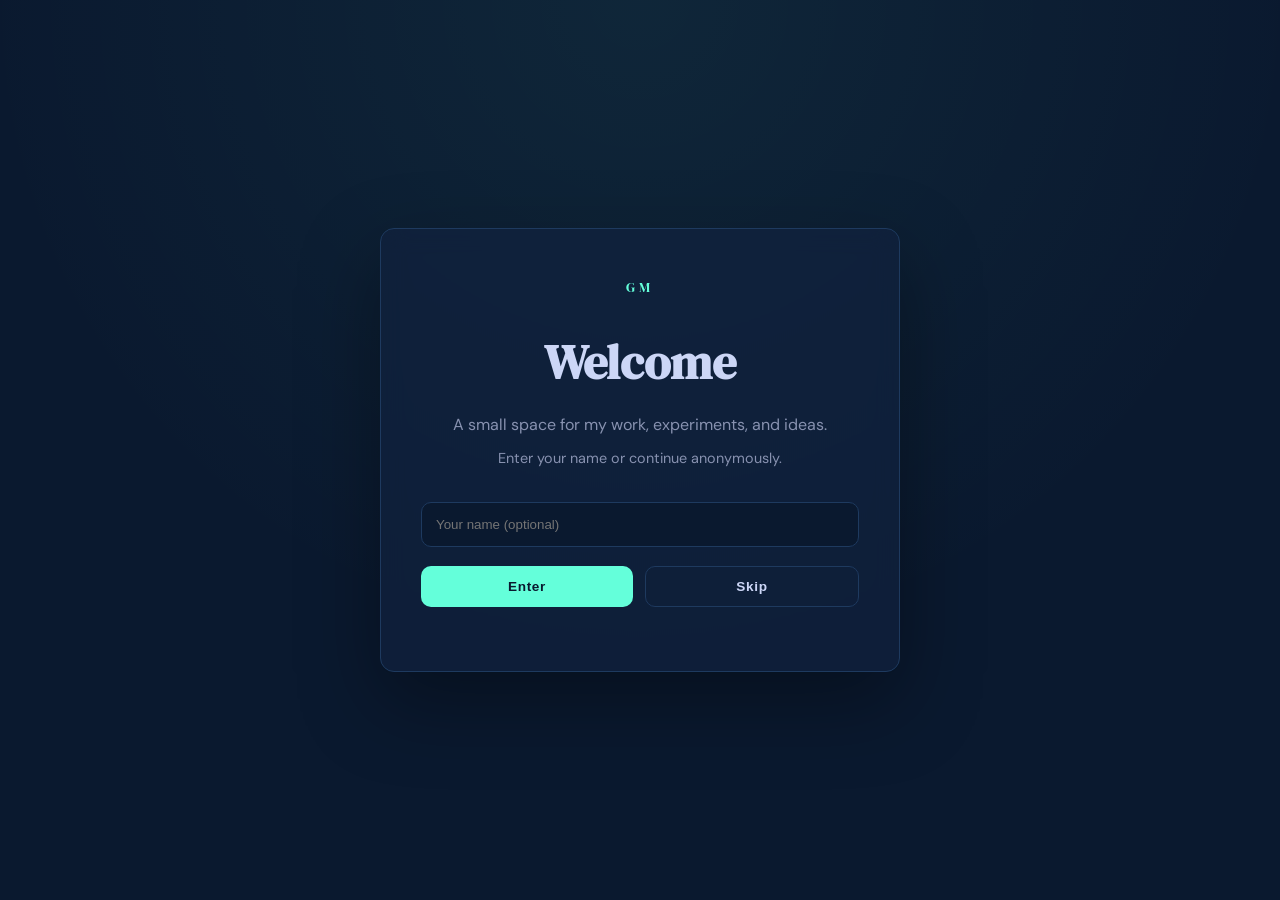
<file: index.html>
<!DOCTYPE html>
<html lang="en">

<head>
<meta charset="UTF-8">
<title>Welcome</title>

<link rel="stylesheet" href="style.css">
</head>

<body>

<div class="entry">

  <div class="entry-card">

    <div class="brand">GM</div>

    <h1 class="fade1">Welcome</h1>

    <p class="fade2">
      A small space for my work, experiments, and ideas.
    </p>

    <p class="hint fade2">
      Enter your name or continue anonymously.
    </p>

    <input
      id="visitorName"
      class="input fade3"
      type="text"
      placeholder="Your name (optional)"
    />

    <div class="buttons fade3">

      <button class="primary" onclick="saveVisitor()">
        Enter
      </button>

      <button class="secondary" onclick="skipVisitor()">
        Skip
      </button>

    </div>

    <div id="status" class="status"></div>

  </div>

</div>

<script>

const SCRIPT_URL = "https://script.google.com/macros/s/AKfycbw-LrWfhyGX3fmXucsJG08svBRf4eyEPffAKLhLIoTFSWm1j2G87LPT4vzTLAJWHpYXDA/exec";

async function saveVisitor() {

  const name = document.getElementById("visitorName").value;

  document.getElementById("status").innerText = "Saving...";

  try {
    const res = await fetch(SCRIPT_URL, {
      method: "POST",
      body: JSON.stringify({
        name: name || "Anonymous",
        page: window.location.pathname
      })
    });

    const text = await res.text();
    console.log("Response:", text);

    document.getElementById("status").innerText = "Saved! Redirecting...";

  } catch (err) {
    console.log(err);
    document.getElementById("status").innerText = "Error saving data";
  }

  setTimeout(() => {
    window.location.href = "portfolio.html";
  }, 800);
}

function skipVisitor() {
  window.location.href = "portfolio.html";
}

</script>

</body>
</html>
</file>
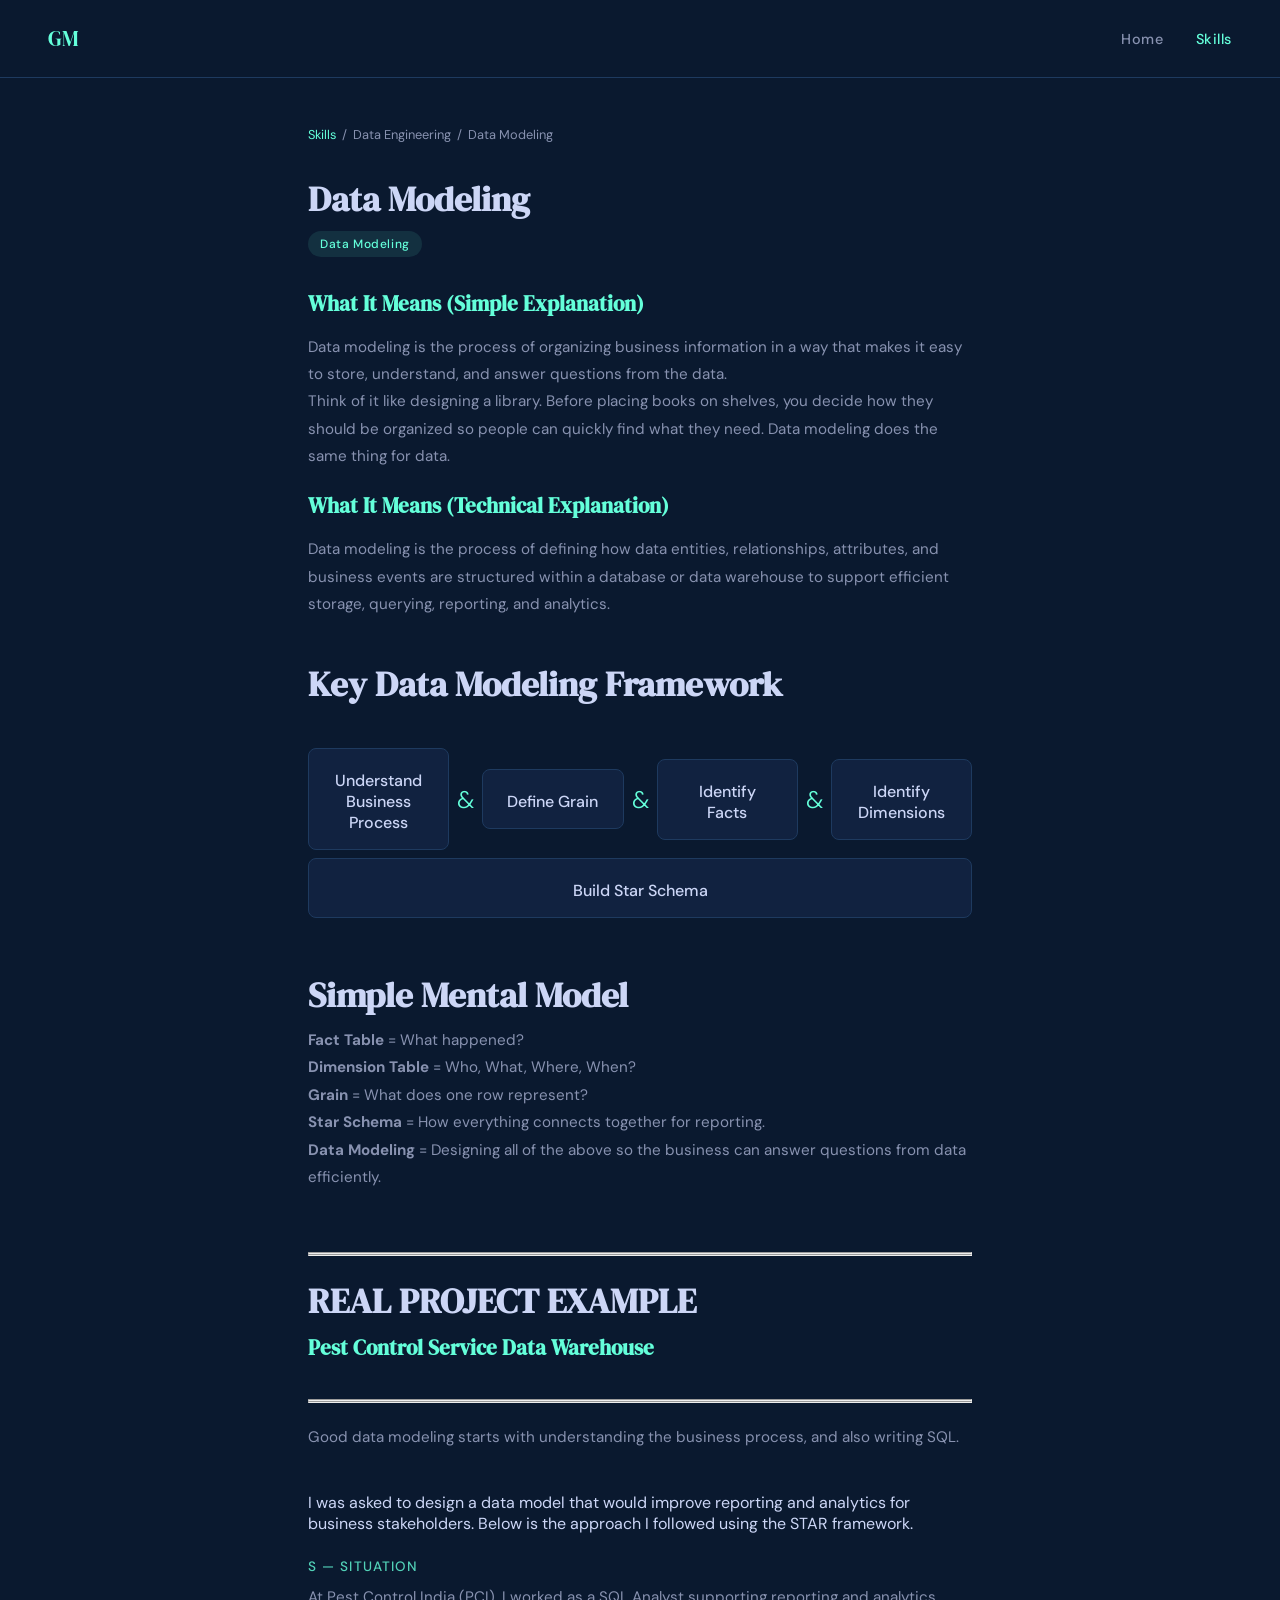
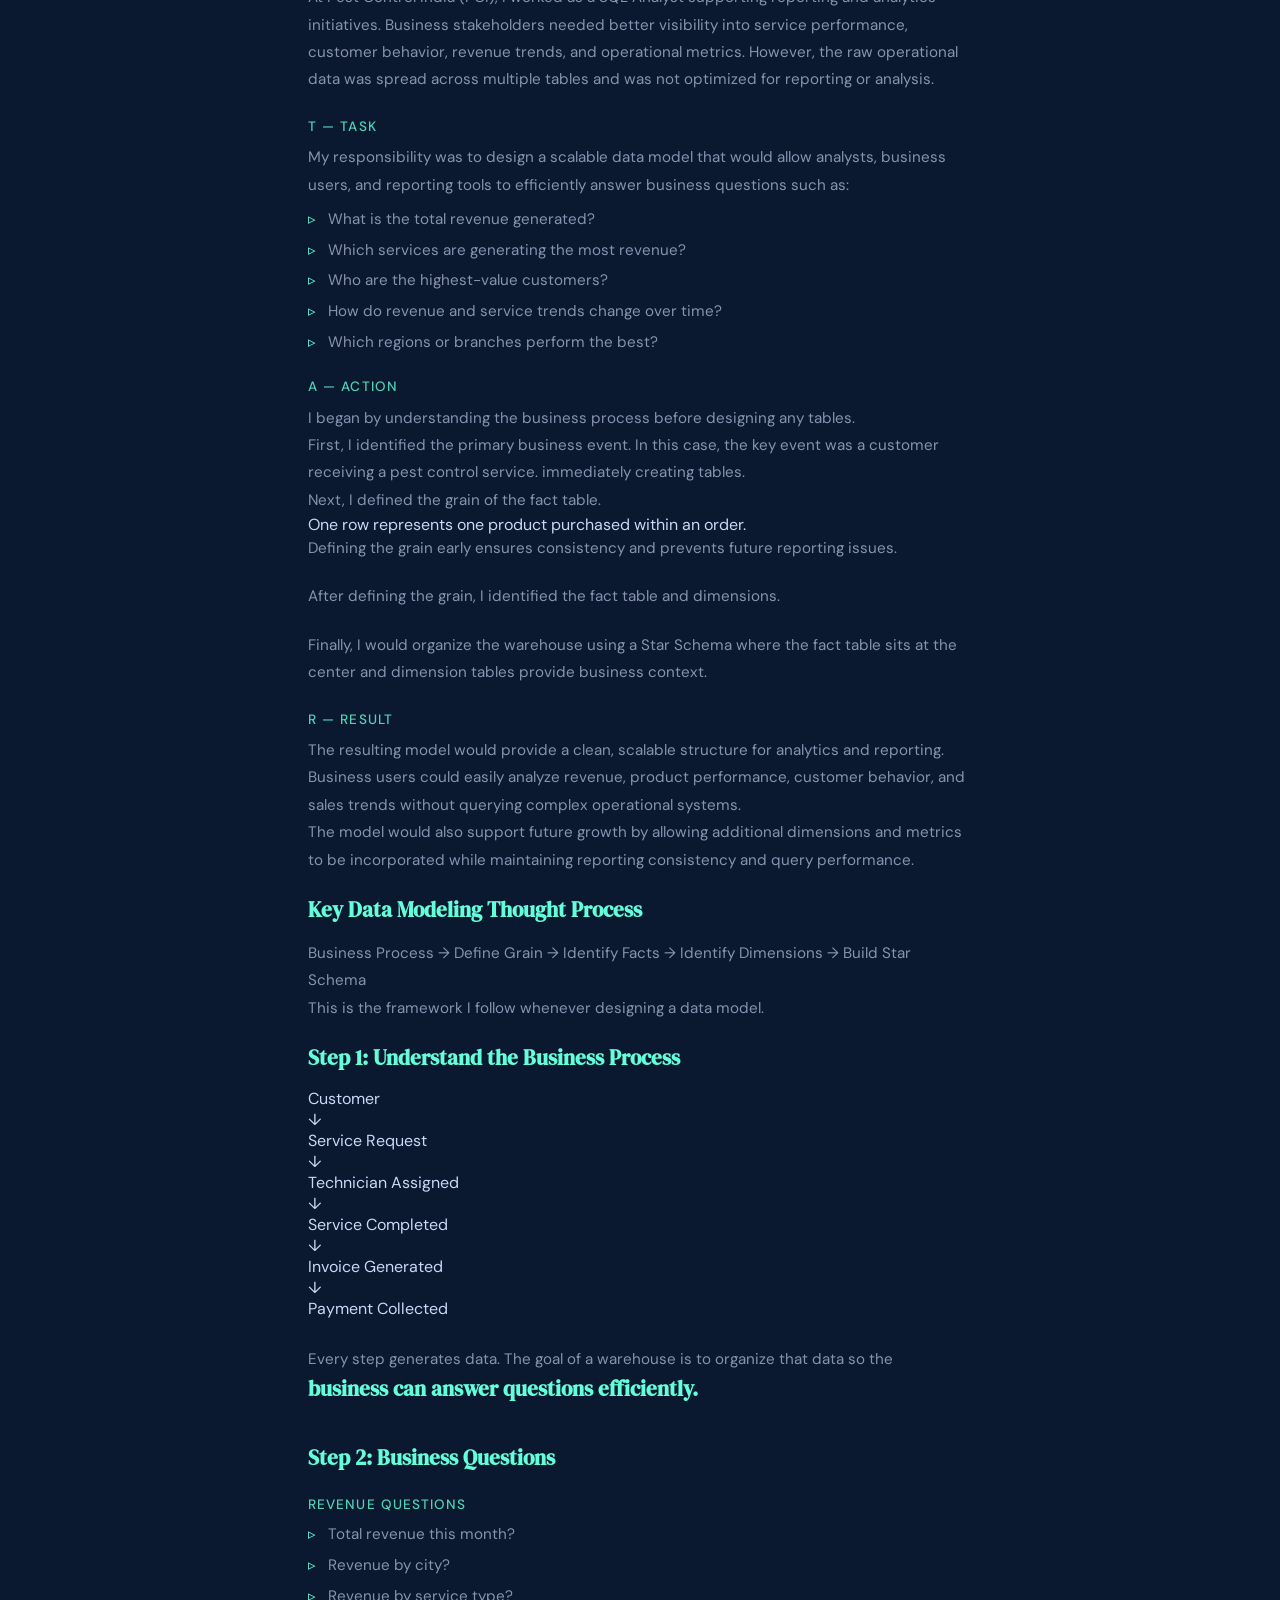
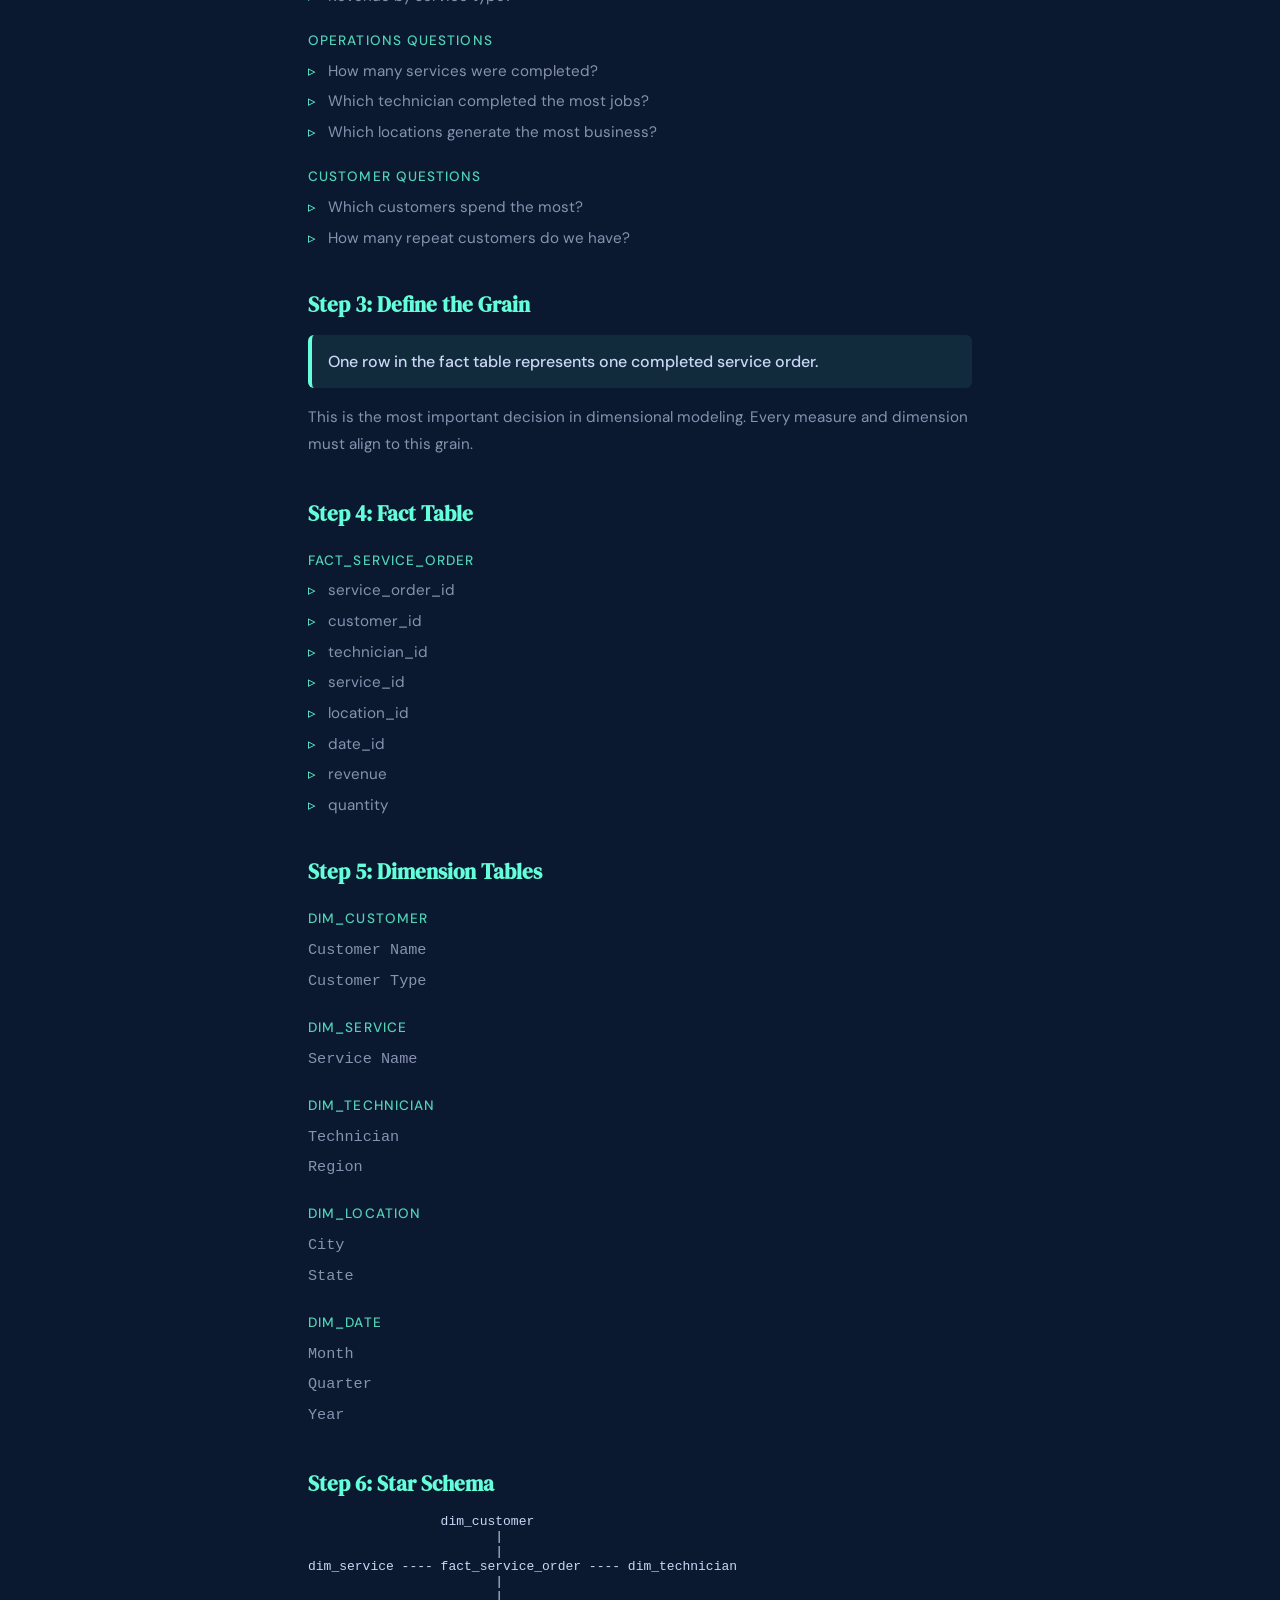
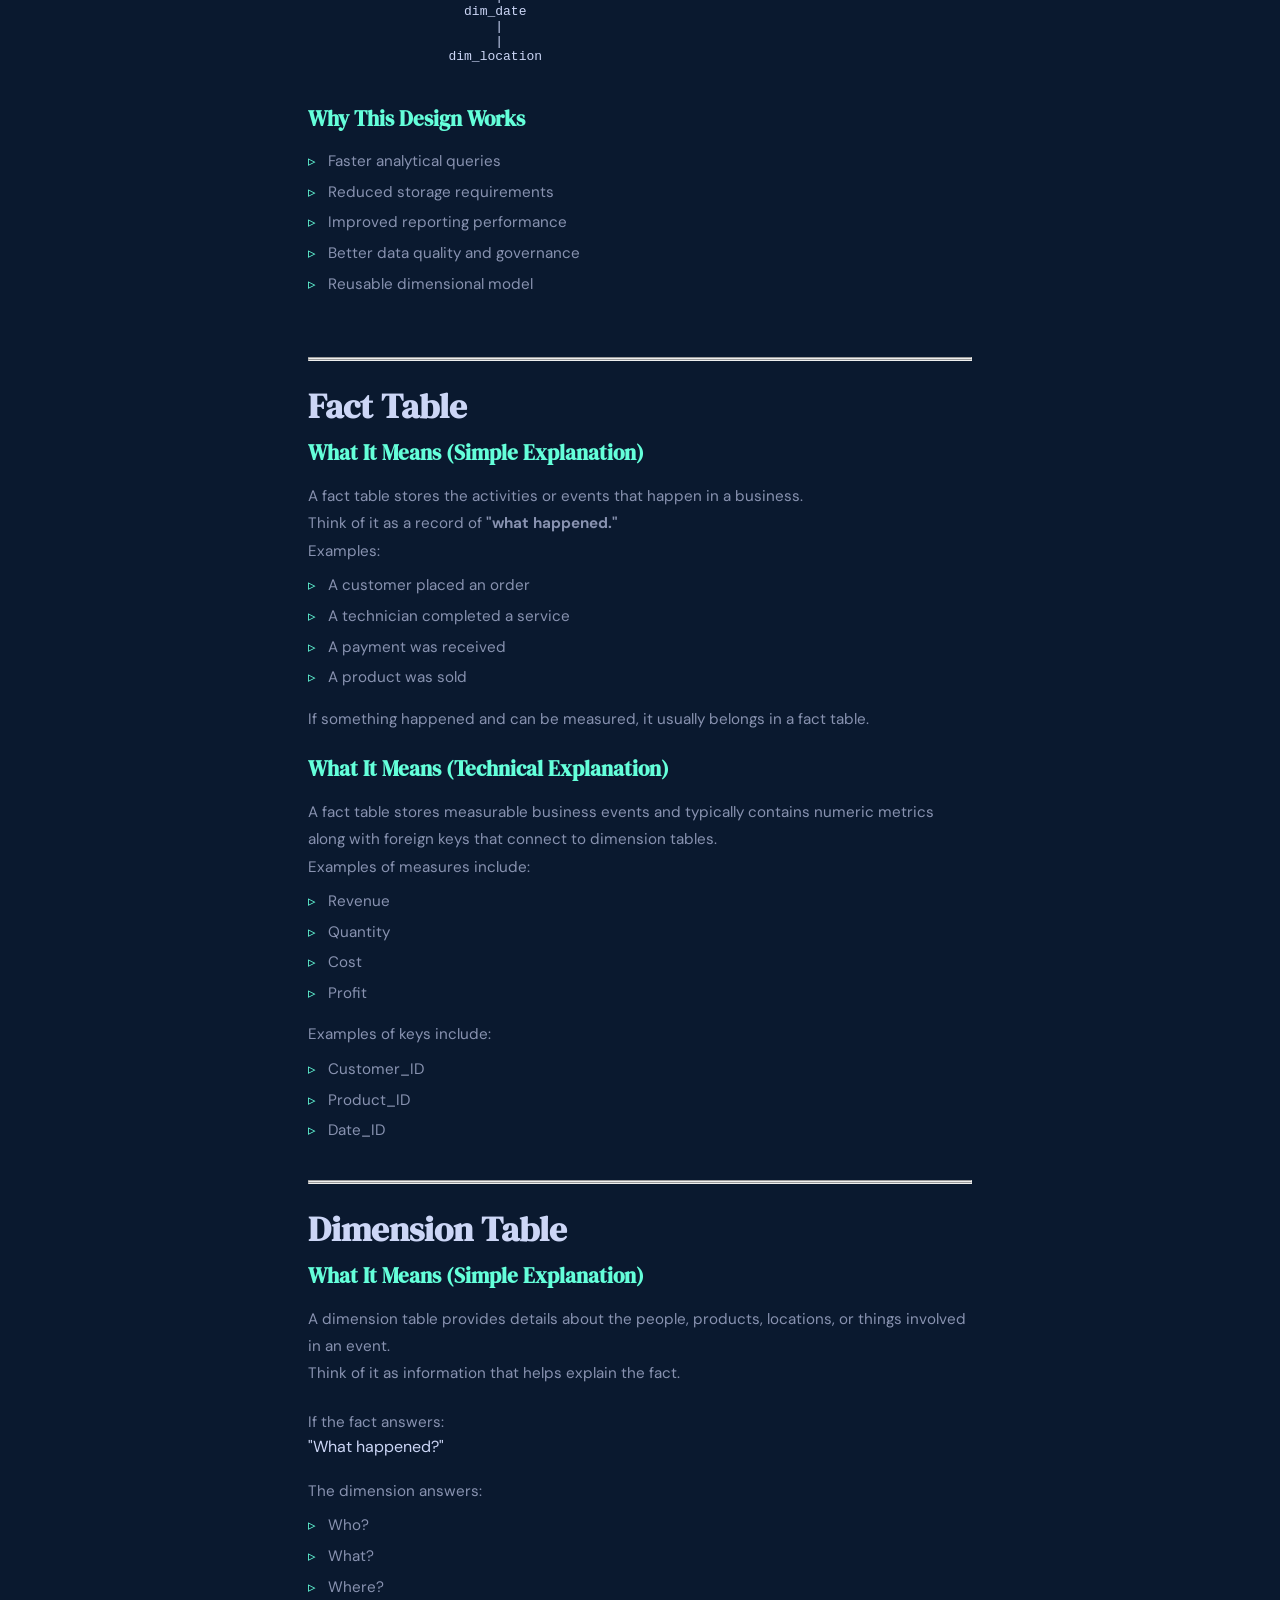
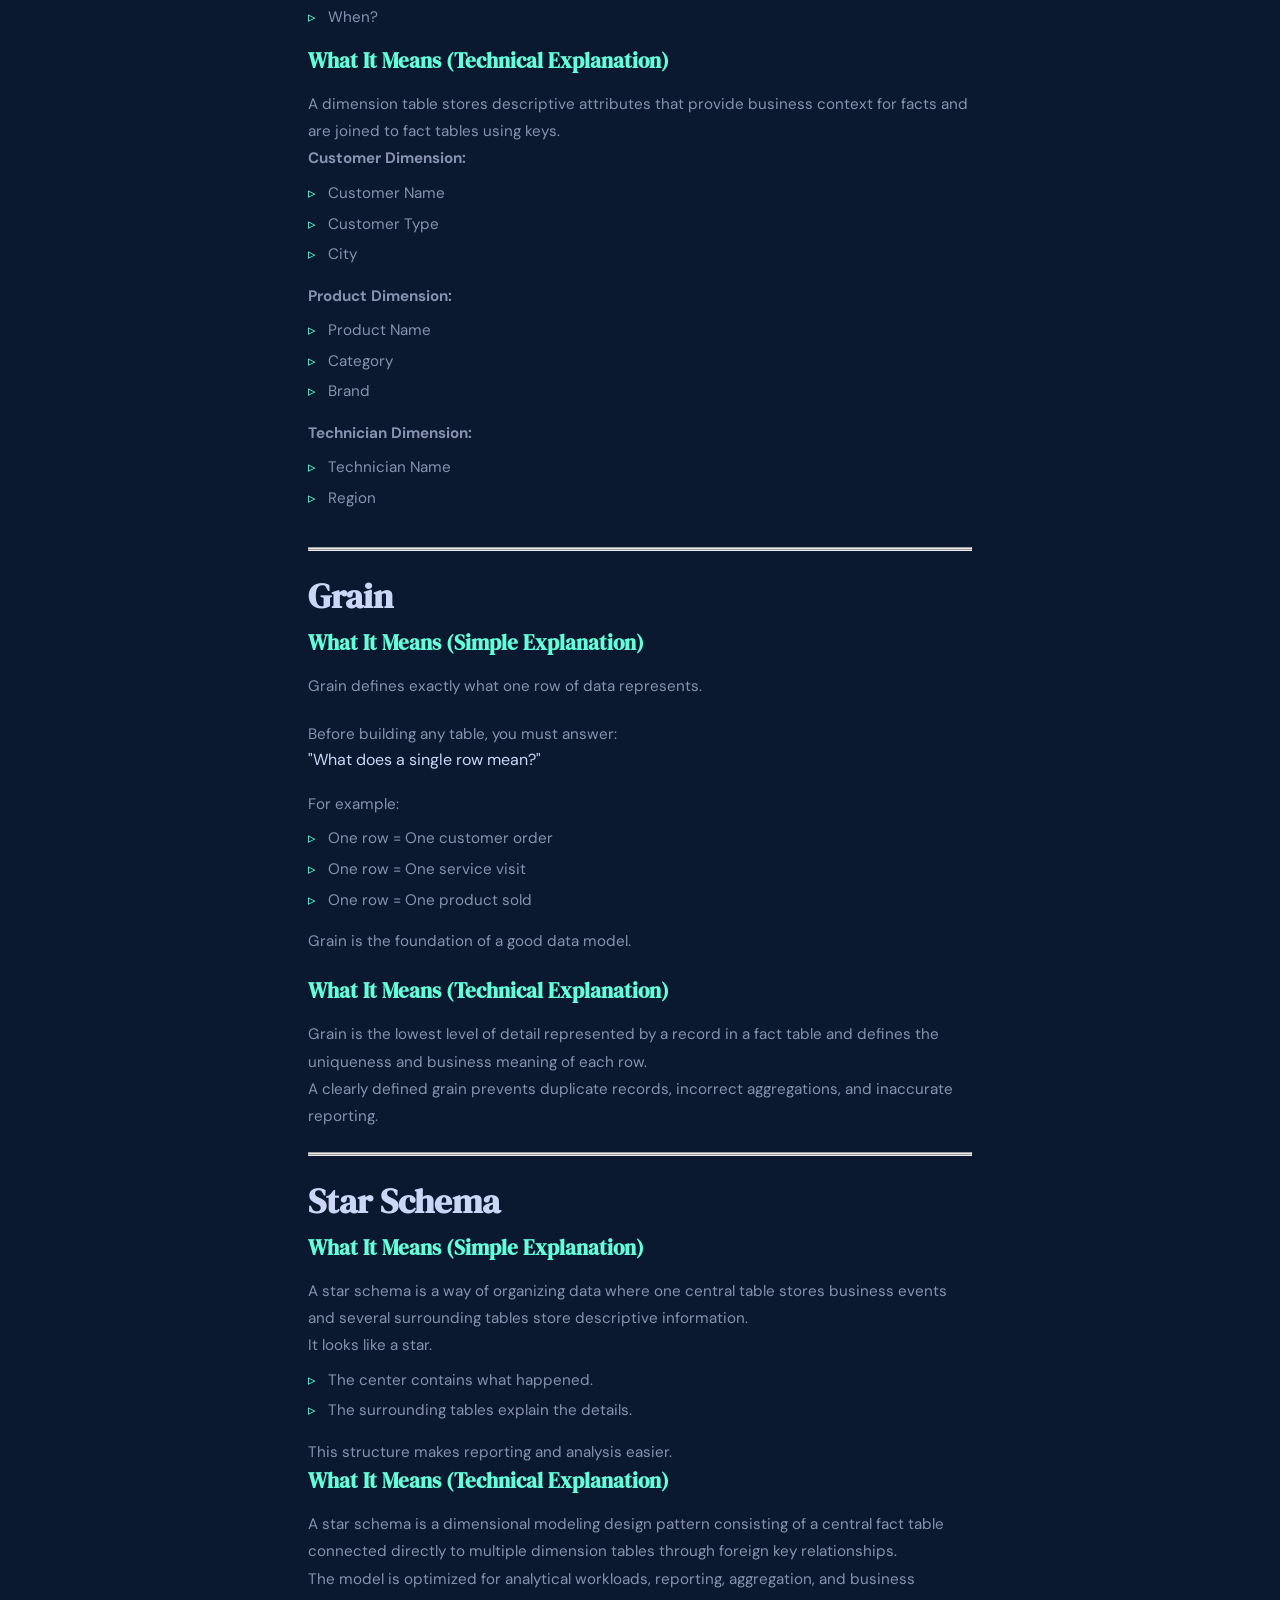
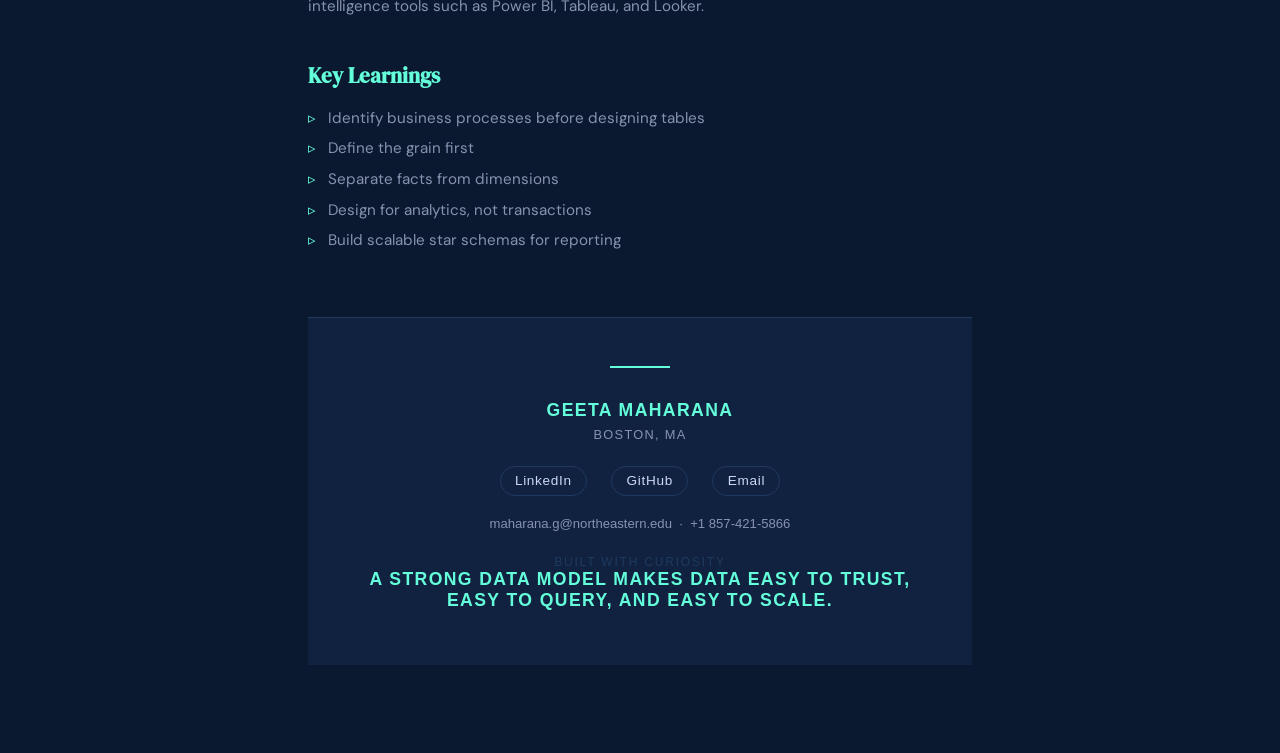
<file: data-modeling.html>
<!DOCTYPE html>
<html lang="en">
<head>
  <meta charset="UTF-8">
  <meta name="viewport" content="width=device-width, initial-scale=1.0">
  <title>Data Modeling & Star Schema | Geeta Maharana</title>
  <link rel="stylesheet" href="style.css">
</head>

<body>

<nav>
  <a class="nav-logo" href="portfolio.html">GM</a>

  <ul class="nav-links">
    <li><a href="portfolio.html">Home</a></li>
    <li><a href="skills.html" class="active">Skills</a></li>
  </ul>
</nav>

<div class="detail-container">

  <div class="breadcrumb">
    <a href="skills.html">Skills</a>
    &nbsp;/&nbsp;
    Data Engineering
    &nbsp;/&nbsp;
    Data Modeling

  </div>


  <h1>Data Modeling</h1>
  <span class="detail-tag">Data Modeling</span>



  <!-- WHAT IS Data Modeling -->
  <div class="detail-section">
    <h2>What It Means (Simple Explanation)</h2>
    <p>
      Data modeling is the process of organizing business information in a way that makes it easy to store, understand, and answer questions from the data.
      <br>
      Think of it like designing a library. Before placing books on shelves, you decide how they should be organized so people can quickly find what they need. Data modeling does the same thing for data.
    </p>
    <br>
    <h2>What It Means (Technical Explanation)</h2>
    <p>Data modeling is the process of defining how data entities, relationships, attributes, and business events are structured within a database or data warehouse to support efficient storage, querying, reporting, and analytics.</p>
<br>

<br>
  <h1>Key Data Modeling Framework</h1>

</div>
  <!-- DIAGRAM -->
  <div class="etl-diagram">
    
    <div class="etl-step">
      <div class="step-label"></div>
      <div class="step-name">Understand Business Process</div>
    </div>
   <div class="etl-arrow"> & </div>
       <div class="etl-step">
        <div class="step-label"></div>
        <div class="step-name">Define Grain</div>
      </div>

    <div class="etl-arrow"> & </div>
    <div class="etl-step">
      <div class="step-label"></div>
      <div class="step-name">Identify Facts</div>
    </div>

    <div class="etl-arrow"> & </div>
    <div class="etl-step">
      <div class="step-label"></div>
      <div class="step-name">Identify Dimensions</div>
    </div>

    <div class="etl-step">
      <div class="step-label"></div>
      <div class="step-name">Build Star Schema</div>
    </div>

</div>
    <br>
    <h1>Simple Mental Model</h1>
      <div class="detail-section">
        <p><strong>Fact Table</strong> = What happened?</p>
       <p><strong>Dimension Table</strong> = Who, What, Where, When?</p>
       <p><strong>Grain</strong> = What does one row represent?</p>
       <p><strong>Star Schema</strong> = How everything connects together for reporting.</p>
       <p><strong>Data Modeling</strong> = Designing all of the above so the business can answer questions from data efficiently.</p>
  
    </div>

  
  <!-- MY EXPERIENCE -->

  <div class="detail-section">
    <br>
    <hr>    <hr>
    <br>
    <h1>REAL PROJECT EXAMPLE</h1>
    <h2>Pest Control Service Data Warehouse</h2>
    <br>
    <hr>    <hr>
    <br>
  
  <div class="detail-section">
    <p>Good data modeling starts with understanding the business process,
      and also writing SQL.</p>
  </div>

    I was asked to design a data model that would improve reporting and analytics for business stakeholders. Below is the approach I followed using the STAR framework.



<div class="answer-block">

  <h3>S — Situation</h3>

  <p>
    At Pest Control India (PCI), I worked as a SQL Analyst supporting reporting and analytics initiatives. Business stakeholders needed better visibility into service performance, customer behavior, revenue trends, and operational metrics. However, the raw operational data was spread across multiple tables and was not optimized for reporting or analysis.
  </p>

  <h3>T — Task</h3>

  <p>
    My responsibility was to design a scalable data model that would allow analysts, business users, and reporting tools to efficiently answer business questions such as:
  </p>

  <ul>
      <li>What is the total revenue generated?</li>
      <li>Which services are generating the most revenue?</li>
      <li>Who are the highest-value customers?</li>
      <li>How do revenue and service trends change over time?</li>
      <li>Which regions or branches perform the best?</li>
      
  </ul>

  <h3>A — Action</h3>

  <p>
    I began by understanding the business process before designing any tables.
    <br>
    First, I identified the primary business event. In this case, the key event was a customer receiving a pest control service. immediately creating tables.
  </p>

  <p>
      Next, I defined the grain of the fact table.
  </p>

  <blockquote>
      One row represents one product purchased within an order.
  </blockquote>

  <p>
      Defining the grain early ensures consistency and prevents future
      reporting issues.
  </p>
<br>
  <p>
      After defining the grain, I identified the fact table and
      dimensions.
  </p>
<br>

<p>
  Finally, I would organize the warehouse using a Star Schema where
  the fact table sits at the center and dimension tables provide
  business context.
</p>

<h3>R — Result</h3>

<p>
  The resulting model would provide a clean, scalable structure for
  analytics and reporting. Business users could easily analyze
  revenue, product performance, customer behavior, and sales trends
  without querying complex operational systems.
</p>

<p>
  The model would also support future growth by allowing additional
  dimensions and metrics to be incorporated while maintaining
  reporting consistency and query performance.
</p>

</div>

<div class="takeaway-block">
  <br>

<h2>Key Data Modeling Thought Process</h2>

<p>
  Business Process → Define Grain → Identify Facts →
  Identify Dimensions → Build Star Schema
</p>

<p>
  This is the framework I follow whenever designing a data model.
</p>







  <div class="detail-section">
    <br>

    <h2>Step 1: Understand the Business Process</h2>

    <div class="process-flow">

      <div class="flow-box">Customer</div>
      <div class="flow-arrow">↓</div>

      <div class="flow-box">Service Request</div>
      <div class="flow-arrow">↓</div>

      <div class="flow-box">Technician Assigned</div>
      <div class="flow-arrow">↓</div>

      <div class="flow-box">Service Completed</div>
      <div class="flow-arrow">↓</div>

      <div class="flow-box">Invoice Generated</div>
      <div class="flow-arrow">↓</div>

      <div class="flow-box">Payment Collected</div>

    </div>

    <p>
      <br>Every step generates data. The goal of a warehouse is to organize
      that data so the<h2> business can answer questions efficiently.</h2>
    </p>

  </div>

  <div class="detail-section">

    <h2>Step 2: Business Questions</h2>

    <h3>Revenue Questions</h3>

    <ul>
      <li>Total revenue this month?</li>
      <li>Revenue by city?</li>
      <li>Revenue by service type?</li>
    </ul>

    <h3>Operations Questions</h3>

    <ul>
      <li>How many services were completed?</li>
      <li>Which technician completed the most jobs?</li>
      <li>Which locations generate the most business?</li>
    </ul>

    <h3>Customer Questions</h3>

    <ul>
      <li>Which customers spend the most?</li>
      <li>How many repeat customers do we have?</li>
    </ul>

  </div>

  <div class="detail-section">

    <h2>Step 3: Define the Grain</h2>

    <div class="grain-box">
      One row in the fact table represents one completed service order.
    </div>

    <p>
      This is the most important decision in dimensional modeling.
      Every measure and dimension must align to this grain.
    </p>

  </div>

  <div class="detail-section">
    <h2>Step 4: Fact Table</h2>

    <div class="schema-card">

      <h3>fact_service_order</h3>

      <ul>
        <li>service_order_id</li>
        <li>customer_id</li>
        <li>technician_id</li>
        <li>service_id</li>
        <li>location_id</li>
        <li>date_id</li>
        <li>revenue</li>
        <li>quantity</li>
      </ul>

    </div>

  </div>

  <div class="detail-section">

    <h2>Step 5: Dimension Tables</h2>

    <div class="dimension-grid">

      <div class="schema-card">
        <h3>dim_customer</h3>
        <p>Customer Name</p>
        <p>Customer Type</p>
      </div>

      <div class="schema-card">
        <h3>dim_service</h3>
        <p>Service Name</p>
      </div>

      <div class="schema-card">
        <h3>dim_technician</h3>
        <p>Technician</p>
        <p>Region</p>
      </div>

      <div class="schema-card">
        <h3>dim_location</h3>
        <p>City</p>
        <p>State</p>
      </div>

      <div class="schema-card">
        <h3>dim_date</h3>
        <p>Month</p>
        <p>Quarter</p>
        <p>Year</p>
      </div>

    </div>

  </div>

  <div class="detail-section">

    <h2>Step 6: Star Schema</h2>

<pre class="star-schema">
                 dim_customer
                        |
                        |
dim_service ---- fact_service_order ---- dim_technician
                        |
                        |
                    dim_date
                        |
                        |
                  dim_location
</pre>

  </div>

  <div class="detail-section">

    <h2>Why This Design Works</h2>

    <ul>
      <li>Faster analytical queries</li>
      <li>Reduced storage requirements</li>
      <li>Improved reporting performance</li>
      <li>Better data quality and governance</li>
      <li>Reusable dimensional model</li>
    </ul>

  </div>
  <section class="content-section">

    <div class="detail-section">
      <br>
      <hr>    <hr>
      <br>
    <h1>Fact Table</h1>

    <h2>What It Means (Simple Explanation)</h2>

    <p>
        A fact table stores the activities or events that happen in a business.
    </p>

    <p>
        Think of it as a record of <strong>"what happened."</strong>
    </p>

    <p>Examples:</p>

    <ul>
        <li>A customer placed an order</li>
        <li>A technician completed a service</li>
        <li>A payment was received</li>
        <li>A product was sold</li>
    </ul>

    <p>
        If something happened and can be measured, it usually belongs in a fact table.
    </p>
<br>
    <h2>What It Means (Technical Explanation)</h2>

    <p>
        A fact table stores measurable business events and typically contains numeric metrics along with foreign
        keys that connect to dimension tables.
    </p>

    <p>Examples of measures include:</p>

    <ul>
        <li>Revenue</li>
        <li>Quantity</li>
        <li>Cost</li>
        <li>Profit</li>
    </ul>

    <p>Examples of keys include:</p>

    <ul>
        <li>Customer_ID</li>
        <li>Product_ID</li>
        <li>Date_ID</li>
    </ul>
<br>
    <hr>    <hr>
<br>
    <h1>Dimension Table</h1>

    <h2>What It Means (Simple Explanation)</h2>

    <p>
        A dimension table provides details about the people, products, locations, or things involved in an event.
    </p>

    <p>
        Think of it as information that helps explain the fact.
    </p>
<br>
    <p>If the fact answers:</p>

    <blockquote>
        "What happened?"
    </blockquote>
<br>
    <p>The dimension answers:</p>

    <ul>
        <li>Who?</li>
        <li>What?</li>
        <li>Where?</li>
        <li>When?</li>
    </ul>

    <h2>What It Means (Technical Explanation)</h2>

    <p>
        A dimension table stores descriptive attributes that provide business context for facts and are joined
        to fact tables using keys.
    </p>

    <p><strong>Customer Dimension:</strong></p>

    <ul>
        <li>Customer Name</li>
        <li>Customer Type</li>
        <li>City</li>
    </ul>

    <p><strong>Product Dimension:</strong></p>

    <ul>
        <li>Product Name</li>
        <li>Category</li>
        <li>Brand</li>
    </ul>

    <p><strong>Technician Dimension:</strong></p>

    <ul>
        <li>Technician Name</li>
        <li>Region</li>
    </ul>
<br>
    <hr>    <hr>
    <br>

    <h1>Grain</h1>

    <h2>What It Means (Simple Explanation)</h2>

    <p>
        Grain defines exactly what one row of data represents.
    </p>
    <br>

    <p>
        Before building any table, you must answer:
    </p>

    <blockquote>
        "What does a single row mean?"
    </blockquote>
<br>
    <p>For example:</p>

    <ul>
        <li>One row = One customer order</li>
        <li>One row = One service visit</li>
        <li>One row = One product sold</li>
    </ul>

    <p>
        Grain is the foundation of a good data model.
    </p>
<br>
    <h2>What It Means (Technical Explanation)</h2>

    <p>
        Grain is the lowest level of detail represented by a record in a fact table and defines the uniqueness
        and business meaning of each row.
    </p>

    <p>
        A clearly defined grain prevents duplicate records, incorrect aggregations, and inaccurate reporting.
    </p>
<br>
    <hr>    <hr>
<br>
    <h1>Star Schema</h1>

    <h2>What It Means (Simple Explanation)</h2>

    <p>
        A star schema is a way of organizing data where one central table stores business events and several
        surrounding tables store descriptive information.
    </p>

    <p>
        It looks like a star.
    </p>

    <ul>
        <li>The center contains what happened.</li>
        <li>The surrounding tables explain the details.</li>
    </ul>

    <p>
        This structure makes reporting and analysis easier.
    </p>

    <h2>What It Means (Technical Explanation)</h2>

    <p>
        A star schema is a dimensional modeling design pattern consisting of a central fact table connected
        directly to multiple dimension tables through foreign key relationships.
    </p>

    <p>
        The model is optimized for analytical workloads, reporting, aggregation, and business intelligence tools
        such as Power BI, Tableau, and Looker.
    </p>
    
</div>
</section>



  <div class="detail-section">

    <h2>Key Learnings</h2>

    <ul>
      <li>Identify business processes before designing tables</li>
      <li>Define the grain first</li>
      <li>Separate facts from dimensions</li>
      <li>Design for analytics, not transactions</li>
      <li>Build scalable star schemas for reporting</li>
    </ul>

  </div>

</div>


<footer>
  <div class="footer-name">Geeta Maharana</div>
  <div class="footer-location">Boston, MA</div>

  <div class="footer-links">
    <a href="https://www.linkedin.com/in/geetabhimsenmaharana/?skipRedirect=true" target="_blank">LinkedIn</a>
    <a href="https://github.com/geetabhimsenmaharana" target="_blank">GitHub</a>
    <a href="mailto:maharana.g@northeastern.edu">Email</a>
  </div>

  <div class="footer-contact">
    <a href="mailto:maharana.g@northeastern.edu">maharana.g@northeastern.edu</a>
    &nbsp;·&nbsp;
    <a href="tel:+18574215866">+1 857-421-5866</a>
  </div>

  <div class="footer-tagline">Built with curiosity</div>

  <div class="footer-name">A strong data model makes data easy to trust, easy to query, and easy to scale.</div>

</footer>

</body>
</html>
</file>
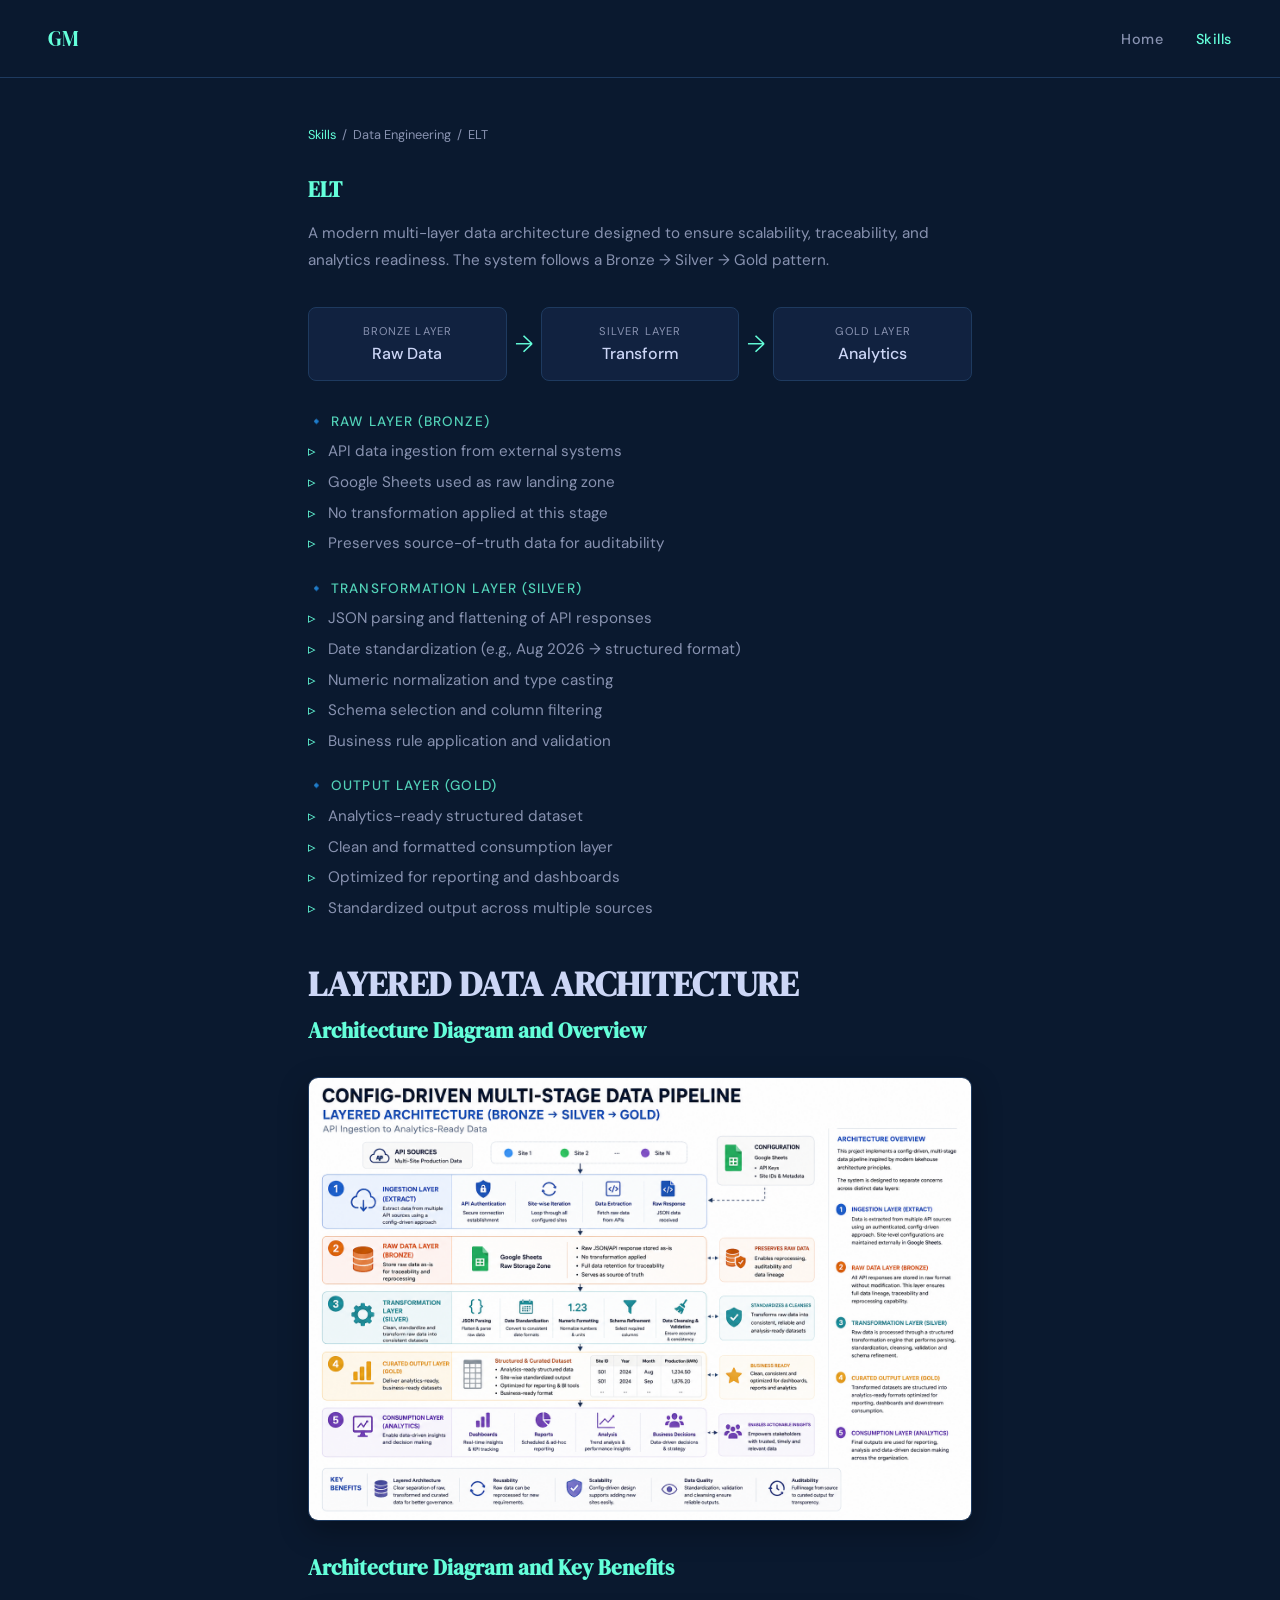
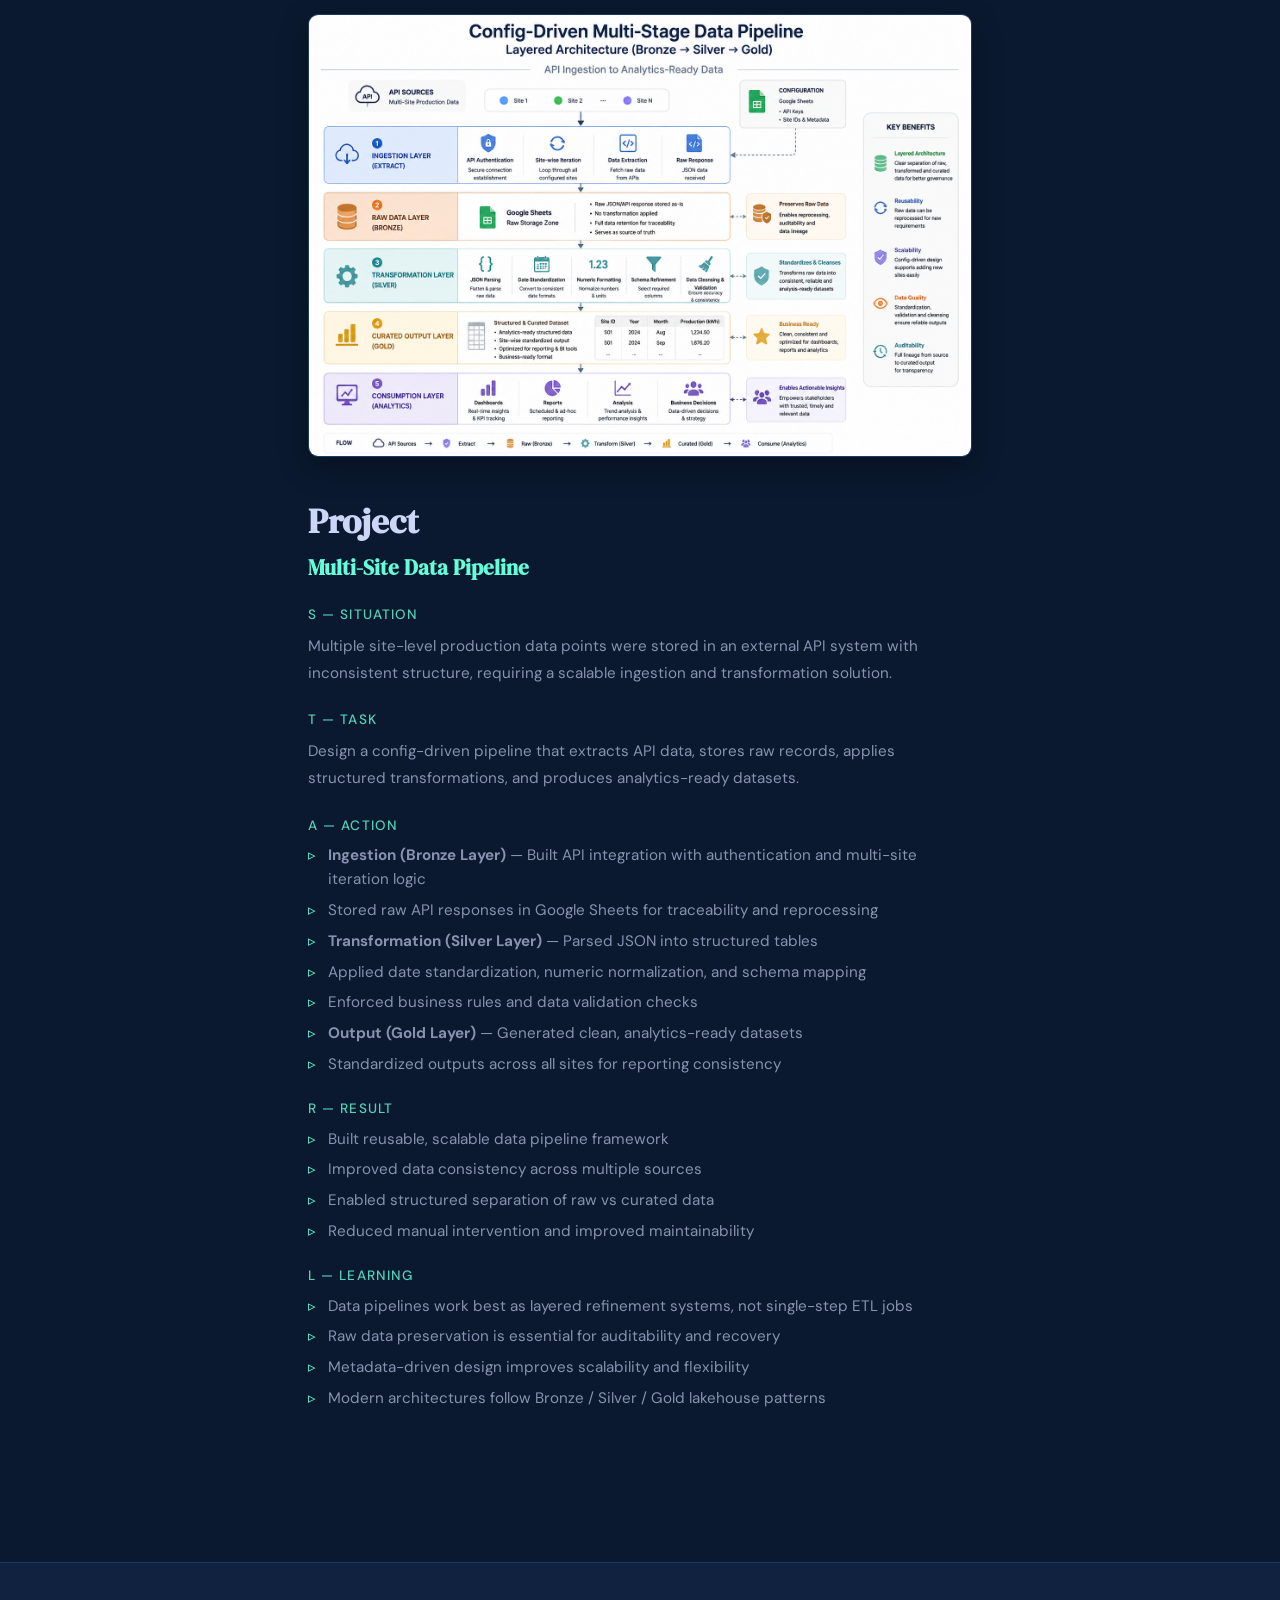
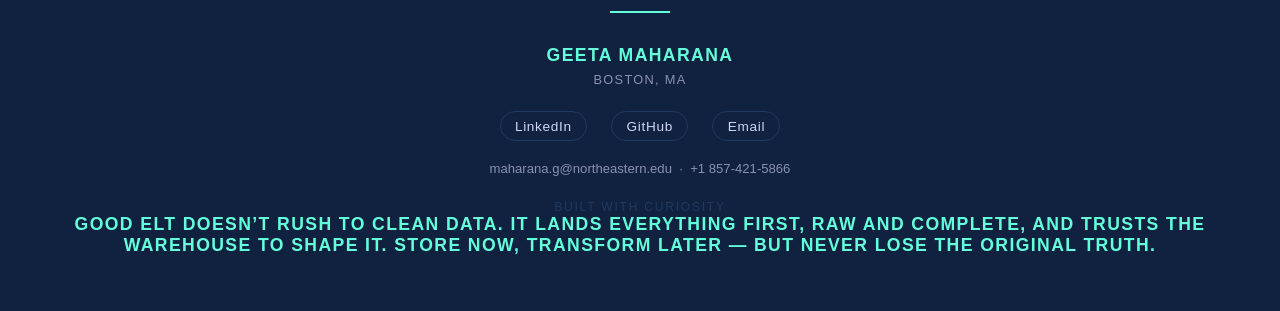
<file: elt.html>
<!DOCTYPE html>
<html lang="en">
<head>
  <meta charset="UTF-8" />
  <meta name="viewport" content="width=device-width, initial-scale=1.0"/>
  <title>ETL — Geeta Maharana</title>
  <link rel="stylesheet" href="style.css" />
</head>
<body>

  <nav>
    <a class="nav-logo" href="portfolio.html">GM</a>
    <ul class="nav-links">
      <li><a href="portfolio.html">Home</a></li>
      <li><a href="skills.html" class="active">Skills</a></li>
    </ul>
  </nav>


    <div class="detail-container">

      <div class="breadcrumb">
        <a href="skills.html">Skills</a> &nbsp;/&nbsp; Data Engineering &nbsp;/&nbsp; ELT
      </div>
  
    <!-- LAYERED DATA ARCHITECTURE -->
    <div class="detail-section">
      <h2>ELT</h2>

      <p>
        A modern multi-layer data architecture designed to ensure scalability, traceability, and analytics readiness.
        The system follows a Bronze → Silver → Gold pattern.
      </p>

      <div class="etl-diagram">

        <div class="etl-step">
          <div class="step-label">Bronze Layer</div>
          <div class="step-name">Raw Data</div>
        </div>

        <div class="etl-arrow">→</div>

        <div class="etl-step">
          <div class="step-label">Silver Layer</div>
          <div class="step-name">Transform</div>
        </div>

        <div class="etl-arrow">→</div>

        <div class="etl-step">
          <div class="step-label">Gold Layer</div>
          <div class="step-name">Analytics</div>
        </div>

      </div>

      <h3>🔹 Raw Layer (Bronze)</h3>
      <ul>
        <li>API data ingestion from external systems</li>
        <li>Google Sheets used as raw landing zone</li>
        <li>No transformation applied at this stage</li>
        <li>Preserves source-of-truth data for auditability</li>
      </ul>

      <h3>🔹 Transformation Layer (Silver)</h3>
      <ul>
        <li>JSON parsing and flattening of API responses</li>
        <li>Date standardization (e.g., Aug 2026 → structured format)</li>
        <li>Numeric normalization and type casting</li>
        <li>Schema selection and column filtering</li>
        <li>Business rule application and validation</li>
      </ul>

      <h3>🔹 Output Layer (Gold)</h3>
      <ul>
        <li>Analytics-ready structured dataset</li>
        <li>Clean and formatted consumption layer</li>
        <li>Optimized for reporting and dashboards</li>
        <li>Standardized output across multiple sources</li>
      </ul>

    </div>

    <div class="detail-section">
      <H1>LAYERED DATA ARCHITECTURE</H1>

      <h2>Architecture Diagram and Overview</h2>
      <img src="images/img2.png" alt="ETL Architecture Diagram" class="etl-image" />
    
      <h2>Architecture Diagram and Key Benefits</h2>
      <img src="images/img1.png" alt="ETL Architecture Diagram" class="etl-image" />
      
    </div>


    <!-- STAR SECTION -->
    <div class="detail-section">
      <h1>Project</h1>
      <h2>Multi-Site Data Pipeline </h2>

      <h3>S — Situation</h3>
      <p>
        Multiple site-level production data points were stored in an external API system with inconsistent structure,
        requiring a scalable ingestion and transformation solution.
      </p>

      <h3>T — Task</h3>
      <p>
        Design a config-driven pipeline that extracts API data, stores raw records, applies structured transformations,
        and produces analytics-ready datasets.
      </p>

      <h3>A — Action</h3>
      <ul>
        <li><strong>Ingestion (Bronze Layer)</strong> — Built API integration with authentication and multi-site iteration logic</li>
        <li>Stored raw API responses in Google Sheets for traceability and reprocessing</li>
        <li><strong>Transformation (Silver Layer)</strong> — Parsed JSON into structured tables</li>
        <li>Applied date standardization, numeric normalization, and schema mapping</li>
        <li>Enforced business rules and data validation checks</li>
        <li><strong>Output (Gold Layer)</strong> — Generated clean, analytics-ready datasets</li>
        <li>Standardized outputs across all sites for reporting consistency</li>
      </ul>

      <h3>R — Result</h3>
      <ul>
        <li>Built reusable, scalable data pipeline framework</li>
        <li>Improved data consistency across multiple sources</li>
        <li>Enabled structured separation of raw vs curated data</li>
        <li>Reduced manual intervention and improved maintainability</li>
      </ul>

      <h3>L — Learning</h3>
      <ul>
        <li>Data pipelines work best as layered refinement systems, not single-step ETL jobs</li>
        <li>Raw data preservation is essential for auditability and recovery</li>
        <li>Metadata-driven design improves scalability and flexibility</li>
        <li>Modern architectures follow Bronze / Silver / Gold lakehouse patterns</li>
      </ul>

    </div>

  </div>

  <footer>
    <div class="footer-name">Geeta Maharana</div>
    <div class="footer-location">Boston, MA</div>

    <div class="footer-links">
      <a href="https://www.linkedin.com/in/geetabhimsenmaharana/?skipRedirect=true" target="_blank">LinkedIn</a>
      <a href="https://github.com/geetabhimsenmaharana" target="_blank">GitHub</a>
      <a href="mailto:maharana.g@northeastern.edu">Email</a>
    </div>

    <div class="footer-contact">
      <a href="mailto:maharana.g@northeastern.edu">maharana.g@northeastern.edu</a>
      &nbsp;·&nbsp;
      <a href="tel:+18574215866">+1 857-421-5866</a>
    </div>

    <div class="footer-tagline">Built with curiosity</div>

    <div class="footer-name">Good ELT doesn’t rush to clean data. It lands everything first, raw and complete, and trusts the warehouse to shape it. Store now, transform later — but never lose the original truth.</div>

  </footer>


</body>
</file>
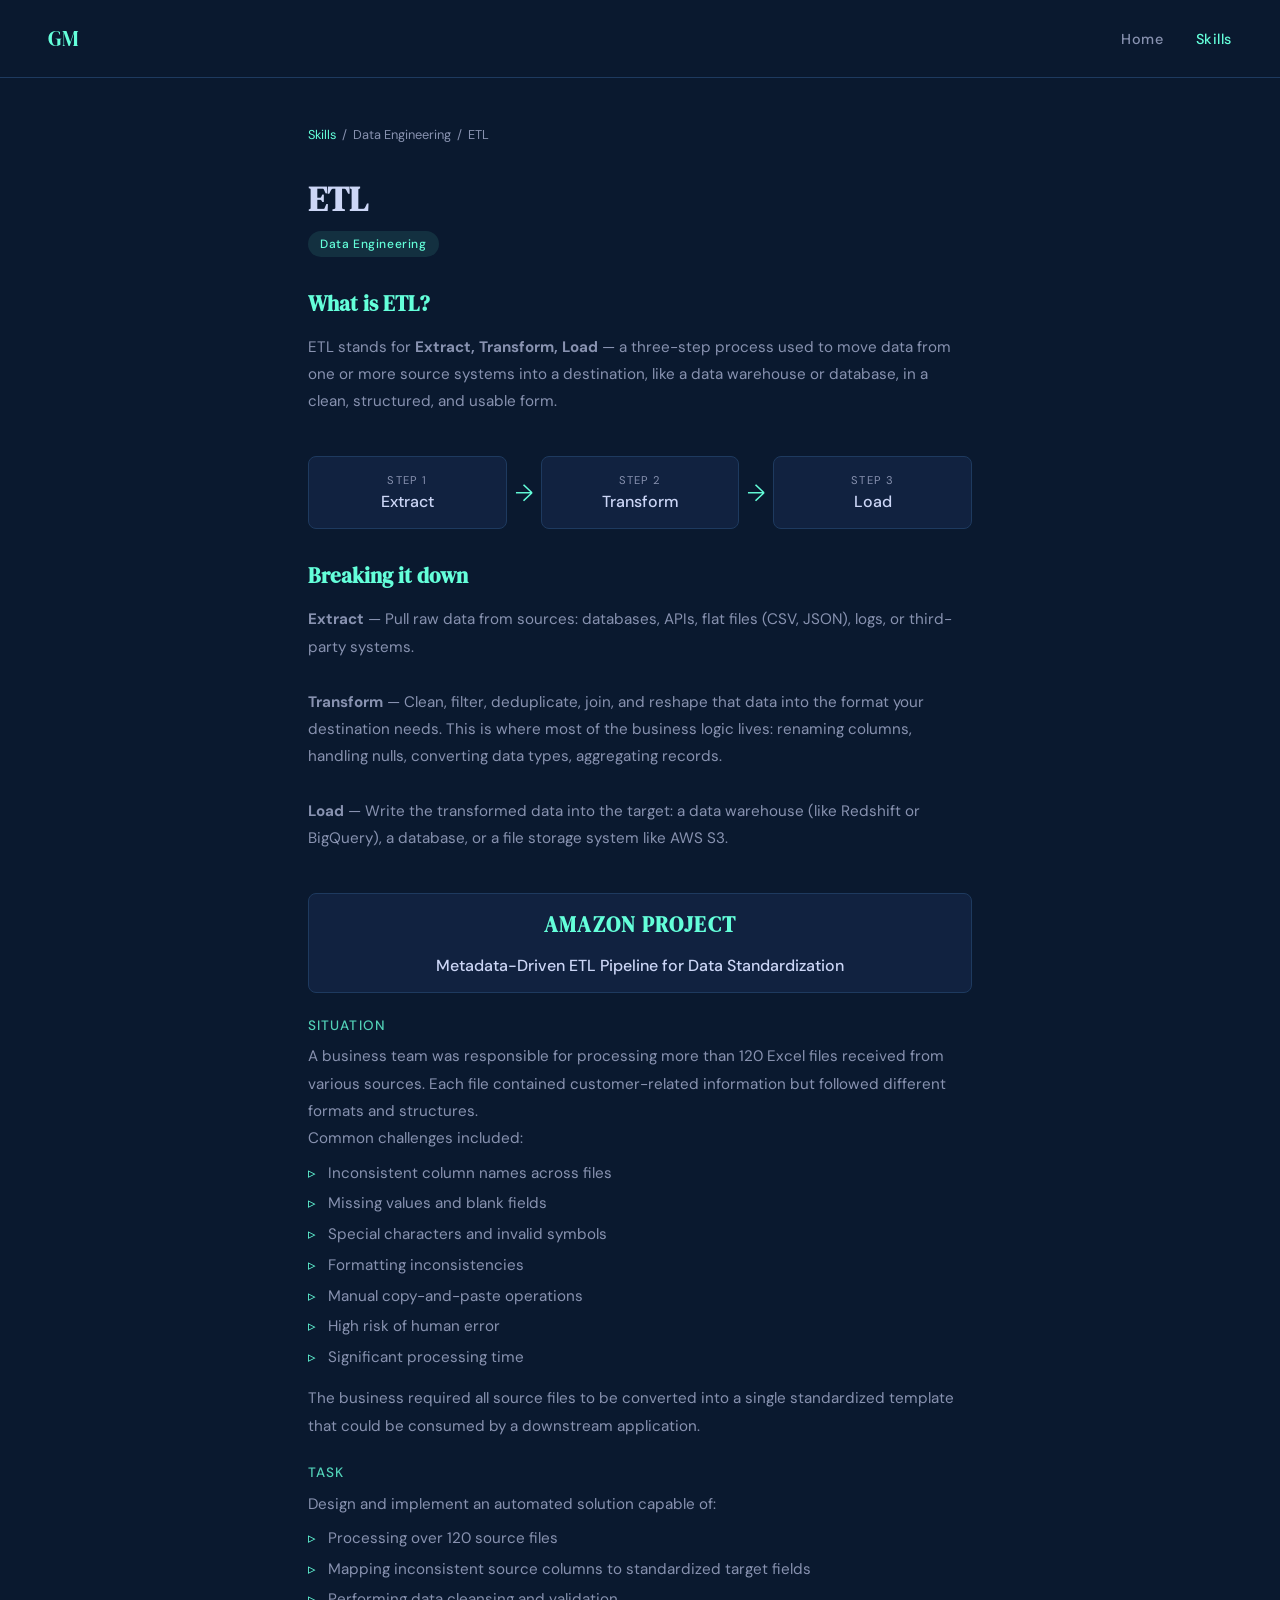
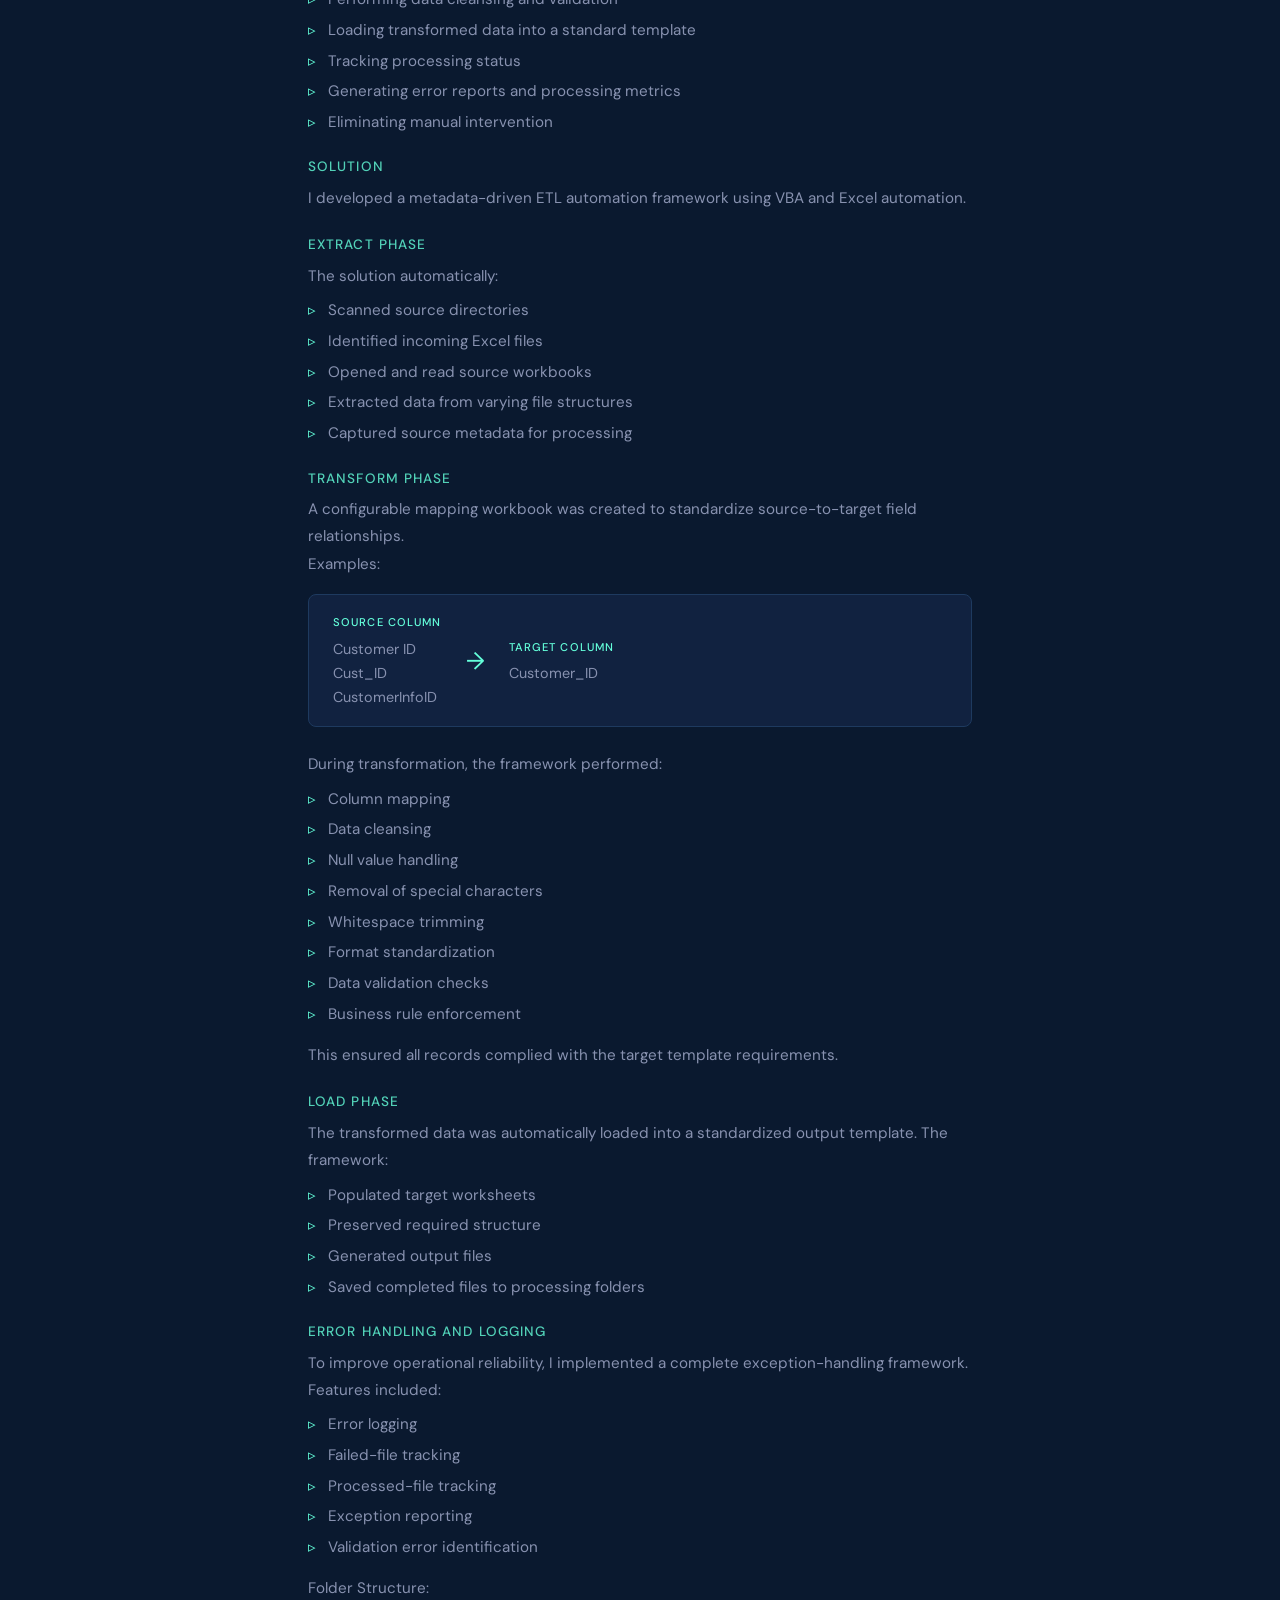
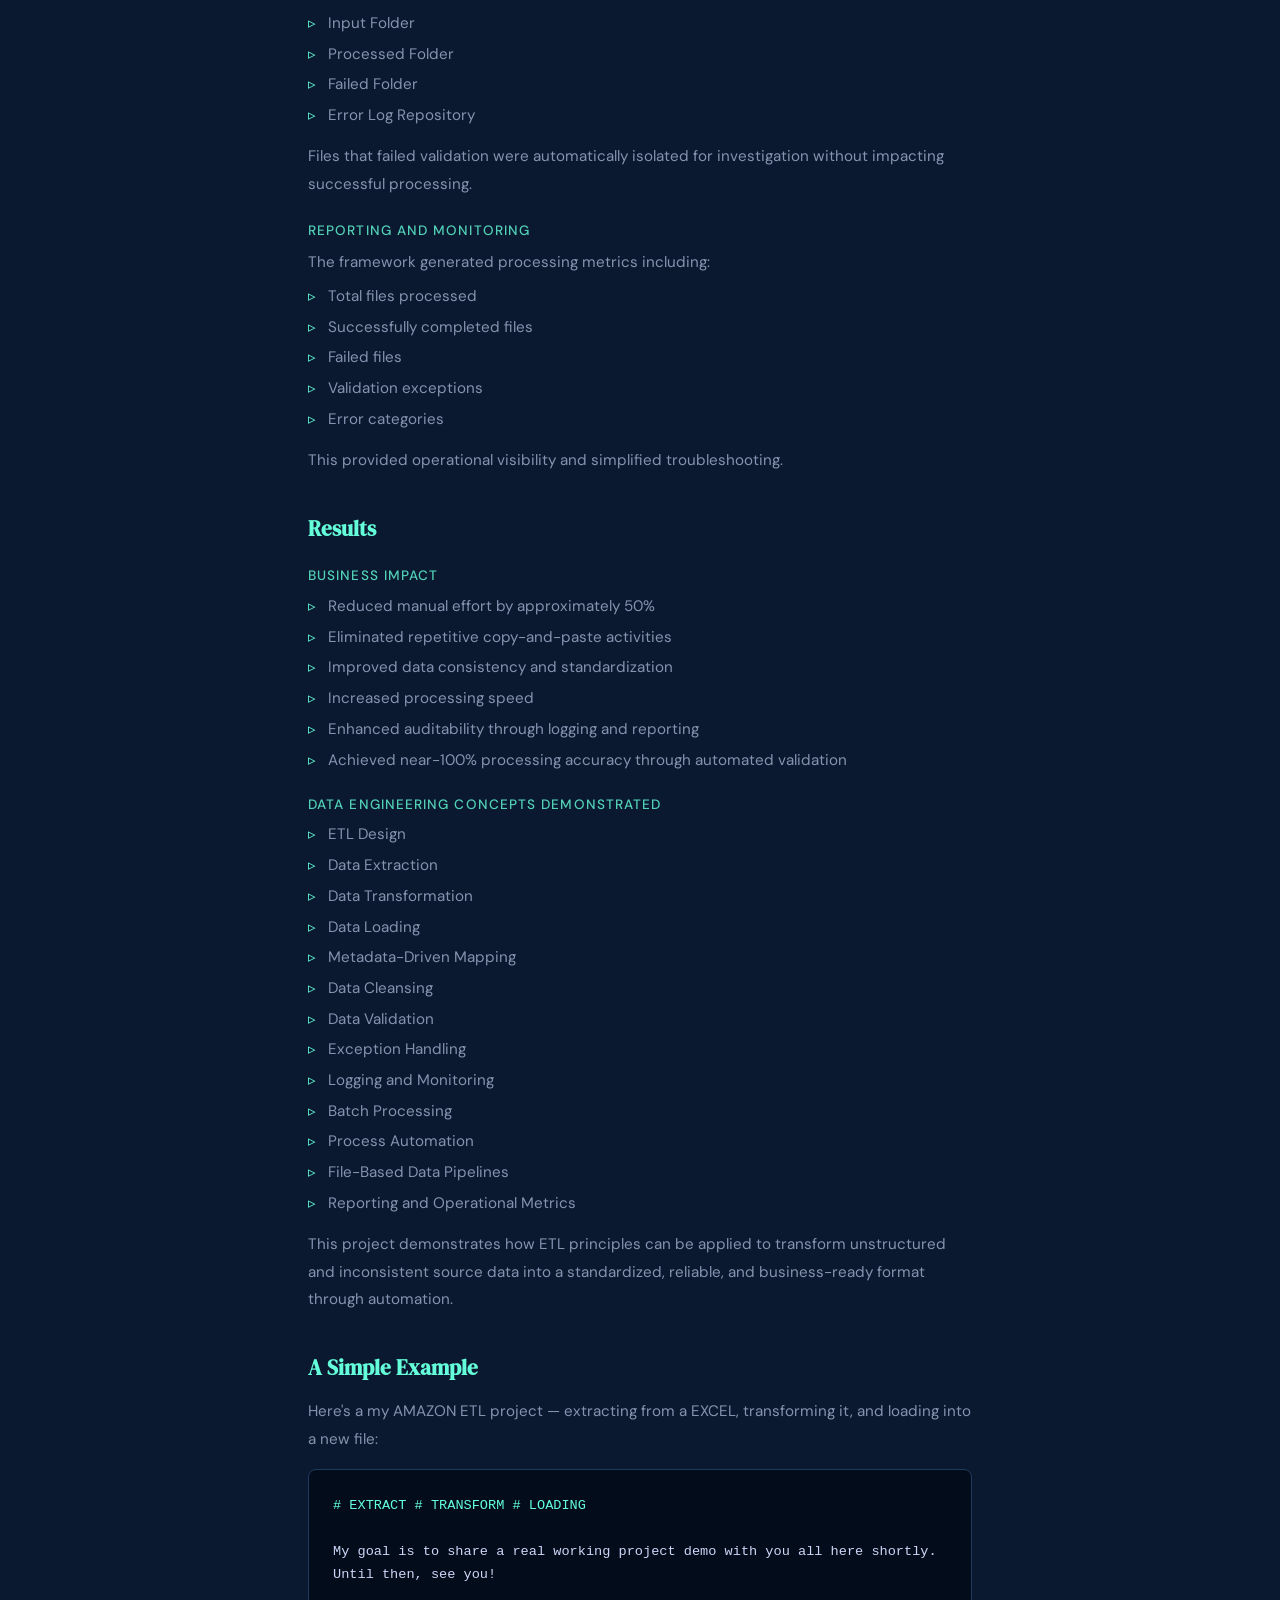
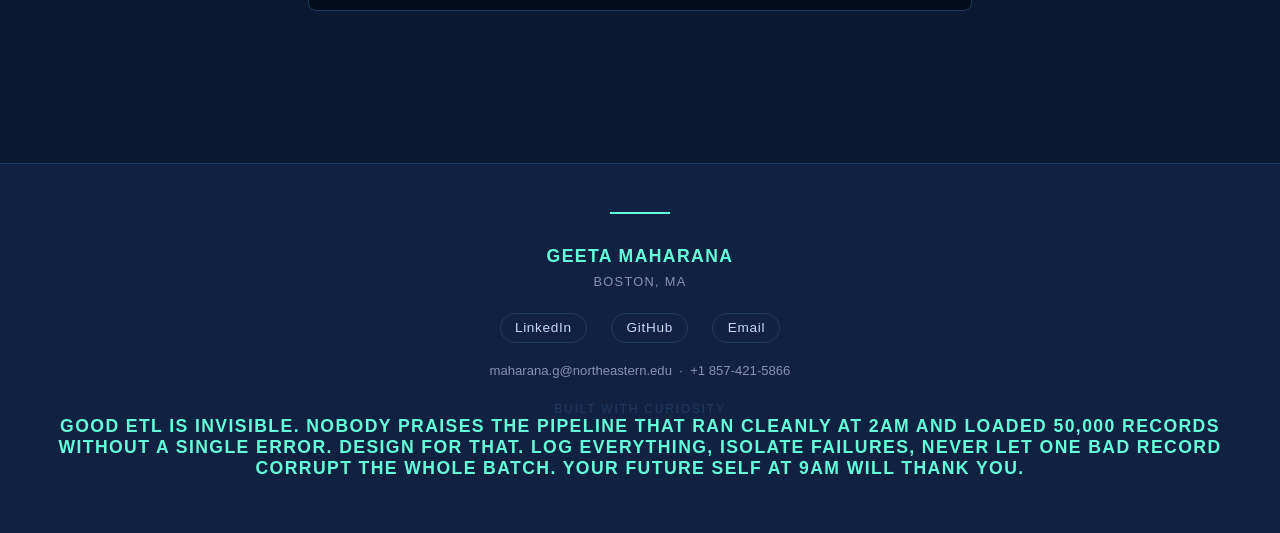
<file: etl.html>
<!DOCTYPE html>
<html lang="en">
<head>
  <meta charset="UTF-8" />
  <meta name="viewport" content="width=device-width, initial-scale=1.0"/>
  <title>ETL — Geeta Maharana</title>
  <link rel="stylesheet" href="style.css" />
</head>
<body>

  <nav>
    <a class="nav-logo" href="portfolio.html">GM</a>
    <ul class="nav-links">
      <li><a href="portfolio.html">Home</a></li>
      <li><a href="skills.html" class="active">Skills</a></li>
    </ul>
  </nav>

  <div class="detail-container">

    <div class="breadcrumb">
      <a href="skills.html">Skills</a> &nbsp;/&nbsp; Data Engineering &nbsp;/&nbsp; ETL
    </div>

    <h1>ETL</h1>
    <span class="detail-tag">Data Engineering</span>

    <!-- WHAT IS ETL -->
    <div class="detail-section">
      <h2>What is ETL?</h2>
      <p>
        ETL stands for <strong>Extract, Transform, Load</strong> — a three-step process used to 
        move data from one or more source systems into a destination, like a data warehouse or database, 
        in a clean, structured, and usable form.
      </p>
    </div>

    <!-- DIAGRAM -->
    <div class="etl-diagram">
      <div class="etl-step">
        <div class="step-label">Step 1</div>
        <div class="step-name">Extract</div>
      </div>
      <div class="etl-arrow">→</div>
      <div class="etl-step">
        <div class="step-label">Step 2</div>
        <div class="step-name">Transform</div>
      </div>
      <div class="etl-arrow">→</div>
      <div class="etl-step">
        <div class="step-label">Step 3</div>
        <div class="step-name">Load</div>
      </div>
    </div>

    <!-- EACH STEP -->
    <div class="detail-section">
      <h2>Breaking it down</h2>
      <p>
        <strong>Extract</strong> — Pull raw data from sources: databases, APIs, flat files (CSV, JSON), logs, or third-party systems.
        <br><br>
        <strong>Transform</strong> — Clean, filter, deduplicate, join, and reshape that data into the format your destination needs.
        This is where most of the business logic lives: renaming columns, handling nulls, converting data types, aggregating records.
        <br><br>
        <strong>Load</strong> — Write the transformed data into the target: a data warehouse (like Redshift or BigQuery), a database, 
        or a file storage system like AWS S3.
      </p>
    </div>

    <!-- MY EXPERIENCE -->
    <div class="detail-section">
      <!-- DIAGRAM -->

      <div class="etl-step">
        <div class="step-label"> <h2> AMAZON PROJECT</h2></div>
        <div class="step-name">Metadata-Driven ETL Pipeline for Data Standardization</div>
      </div>

      <h3>Situation</h3>
      <p>A business team was responsible for processing more than 120 Excel files received from various sources. Each file contained customer-related information but followed different formats and structures.</p>
      <p>Common challenges included:</p>
      <ul>
        <li>Inconsistent column names across files</li>
        <li>Missing values and blank fields</li>
        <li>Special characters and invalid symbols</li>
        <li>Formatting inconsistencies</li>
        <li>Manual copy-and-paste operations</li>
        <li>High risk of human error</li>
        <li>Significant processing time</li>
      </ul>
      <p>The business required all source files to be converted into a single standardized template that could be consumed by a downstream application.</p>

      <h3>Task</h3>
      <p>Design and implement an automated solution capable of:</p>
      <ul>
        <li>Processing over 120 source files</li>
        <li>Mapping inconsistent source columns to standardized target fields</li>
        <li>Performing data cleansing and validation</li>
        <li>Loading transformed data into a standard template</li>
        <li>Tracking processing status</li>
        <li>Generating error reports and processing metrics</li>
        <li>Eliminating manual intervention</li>
      </ul>

      <h3>Solution</h3>
      <p>I developed a metadata-driven ETL automation framework using VBA and Excel automation.</p>

      <h3>Extract Phase</h3>
      <p>The solution automatically:</p>
      <ul>
        <li>Scanned source directories</li>
        <li>Identified incoming Excel files</li>
        <li>Opened and read source workbooks</li>
        <li>Extracted data from varying file structures</li>
        <li>Captured source metadata for processing</li>
      </ul>

      <h3>Transform Phase</h3>
      <p>A configurable mapping workbook was created to standardize source-to-target field relationships.</p>
      <p>Examples:</p>
      <div class="mapping-table">
        <div class="mapping-source">
          <div class="mapping-label">Source Column</div>
          <div>Customer ID</div>
          <div>Cust_ID</div>
          <div>CustomerInfoID</div>
        </div>
        <div class="mapping-arrow">→</div>
        <div class="mapping-target">
          <div class="mapping-label">Target Column</div>
          <div>Customer_ID</div>
        </div>
      </div>
      <p>During transformation, the framework performed:</p>
      <ul>
        <li>Column mapping</li>
        <li>Data cleansing</li>
        <li>Null value handling</li>
        <li>Removal of special characters</li>
        <li>Whitespace trimming</li>
        <li>Format standardization</li>
        <li>Data validation checks</li>
        <li>Business rule enforcement</li>
      </ul>
      <p>This ensured all records complied with the target template requirements.</p>

      <h3>Load Phase</h3>
      <p>The transformed data was automatically loaded into a standardized output template. The framework:</p>
      <ul>
        <li>Populated target worksheets</li>
        <li>Preserved required structure</li>
        <li>Generated output files</li>
        <li>Saved completed files to processing folders</li>
      </ul>

      <h3>Error Handling and Logging</h3>
      <p>To improve operational reliability, I implemented a complete exception-handling framework. Features included:</p>
      <ul>
        <li>Error logging</li>
        <li>Failed-file tracking</li>
        <li>Processed-file tracking</li>
        <li>Exception reporting</li>
        <li>Validation error identification</li>
      </ul>
      <p>Folder Structure:</p>
      <ul>
        <li>Input Folder</li>
        <li>Processed Folder</li>
        <li>Failed Folder</li>
        <li>Error Log Repository</li>
      </ul>
      <p>Files that failed validation were automatically isolated for investigation without impacting successful processing.</p>

      <h3>Reporting and Monitoring</h3>
      <p>The framework generated processing metrics including:</p>
      <ul>
        <li>Total files processed</li>
        <li>Successfully completed files</li>
        <li>Failed files</li>
        <li>Validation exceptions</li>
        <li>Error categories</li>
      </ul>
      <p>This provided operational visibility and simplified troubleshooting.</p>
    </div>

    <!-- RESULTS -->
    <div class="detail-section">
      <h2>Results</h2>
      <h3>Business Impact</h3>
      <ul>
        <li>Reduced manual effort by approximately 50%</li>
        <li>Eliminated repetitive copy-and-paste activities</li>
        <li>Improved data consistency and standardization</li>
        <li>Increased processing speed</li>
        <li>Enhanced auditability through logging and reporting</li>
        <li>Achieved near-100% processing accuracy through automated validation</li>
      </ul>

      <h3>Data Engineering Concepts Demonstrated</h3>
      <ul>
        <li>ETL Design</li>
        <li>Data Extraction</li>
        <li>Data Transformation</li>
        <li>Data Loading</li>
        <li>Metadata-Driven Mapping</li>
        <li>Data Cleansing</li>
        <li>Data Validation</li>
        <li>Exception Handling</li>
        <li>Logging and Monitoring</li>
        <li>Batch Processing</li>
        <li>Process Automation</li>
        <li>File-Based Data Pipelines</li>
        <li>Reporting and Operational Metrics</li>
      </ul>
      <p>This project demonstrates how ETL principles can be applied to transform unstructured and inconsistent source data into a standardized, reliable, and business-ready format through automation.</p>
    </div>

    <!-- EXAMPLE -->
    <div class="detail-section">
      <h2>A Simple Example</h2>
      <p style="margin-bottom:1rem;">
        Here's a my AMAZON ETL project — extracting from a EXCEL, transforming it, and loading into a new file:
      </p>
      <div class="example-box">
          <span class="comment"># EXTRACT</span>


          <span class="comment"># TRANSFORM</span>


          <span class="comment"># LOADING</span>

          <br><br>My goal is to share a real working project demo with you all here shortly. Until then, see you!
      </div>
    </div>

  </div>

  <footer>
    <div class="footer-name">Geeta Maharana</div>
    <div class="footer-location">Boston, MA</div>

    <div class="footer-links">
      <a href="https://www.linkedin.com/in/geetabhimsenmaharana/?skipRedirect=true" target="_blank">LinkedIn</a>
      <a href="https://github.com/geetabhimsenmaharana" target="_blank">GitHub</a>
      <a href="mailto:maharana.g@northeastern.edu">Email</a>
    </div>

    <div class="footer-contact">
      <a href="mailto:maharana.g@northeastern.edu">maharana.g@northeastern.edu</a>
      &nbsp;·&nbsp;
      <a href="tel:+18574215866">+1 857-421-5866</a>
    </div>

    <div class="footer-tagline">Built with curiosity</div>

    <div class="footer-name">Good ETL is invisible. Nobody praises the pipeline that ran cleanly at 2am and loaded 50,000 records without a single error. Design for that. Log everything, isolate failures, never let one bad record corrupt the whole batch. Your future self at 9am will thank you.</div>

  </footer>

</body>
</html>
</file>
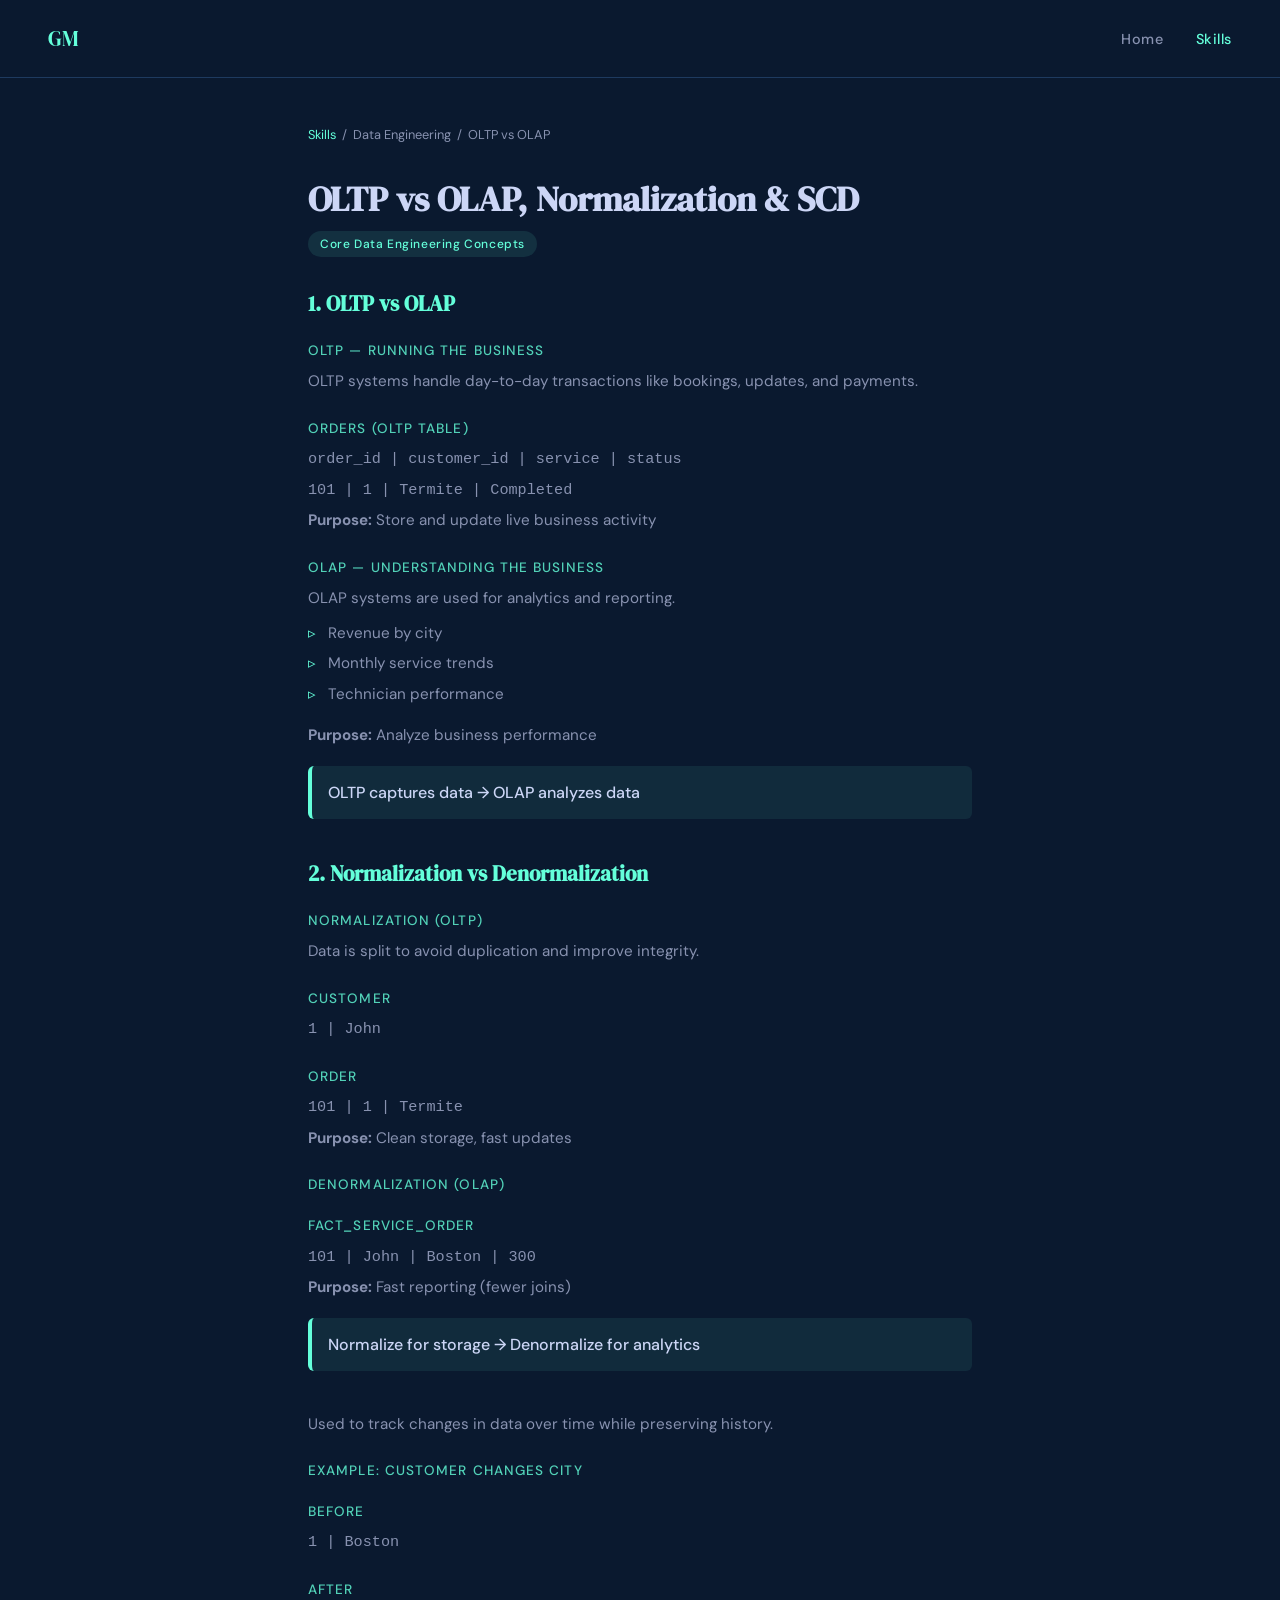
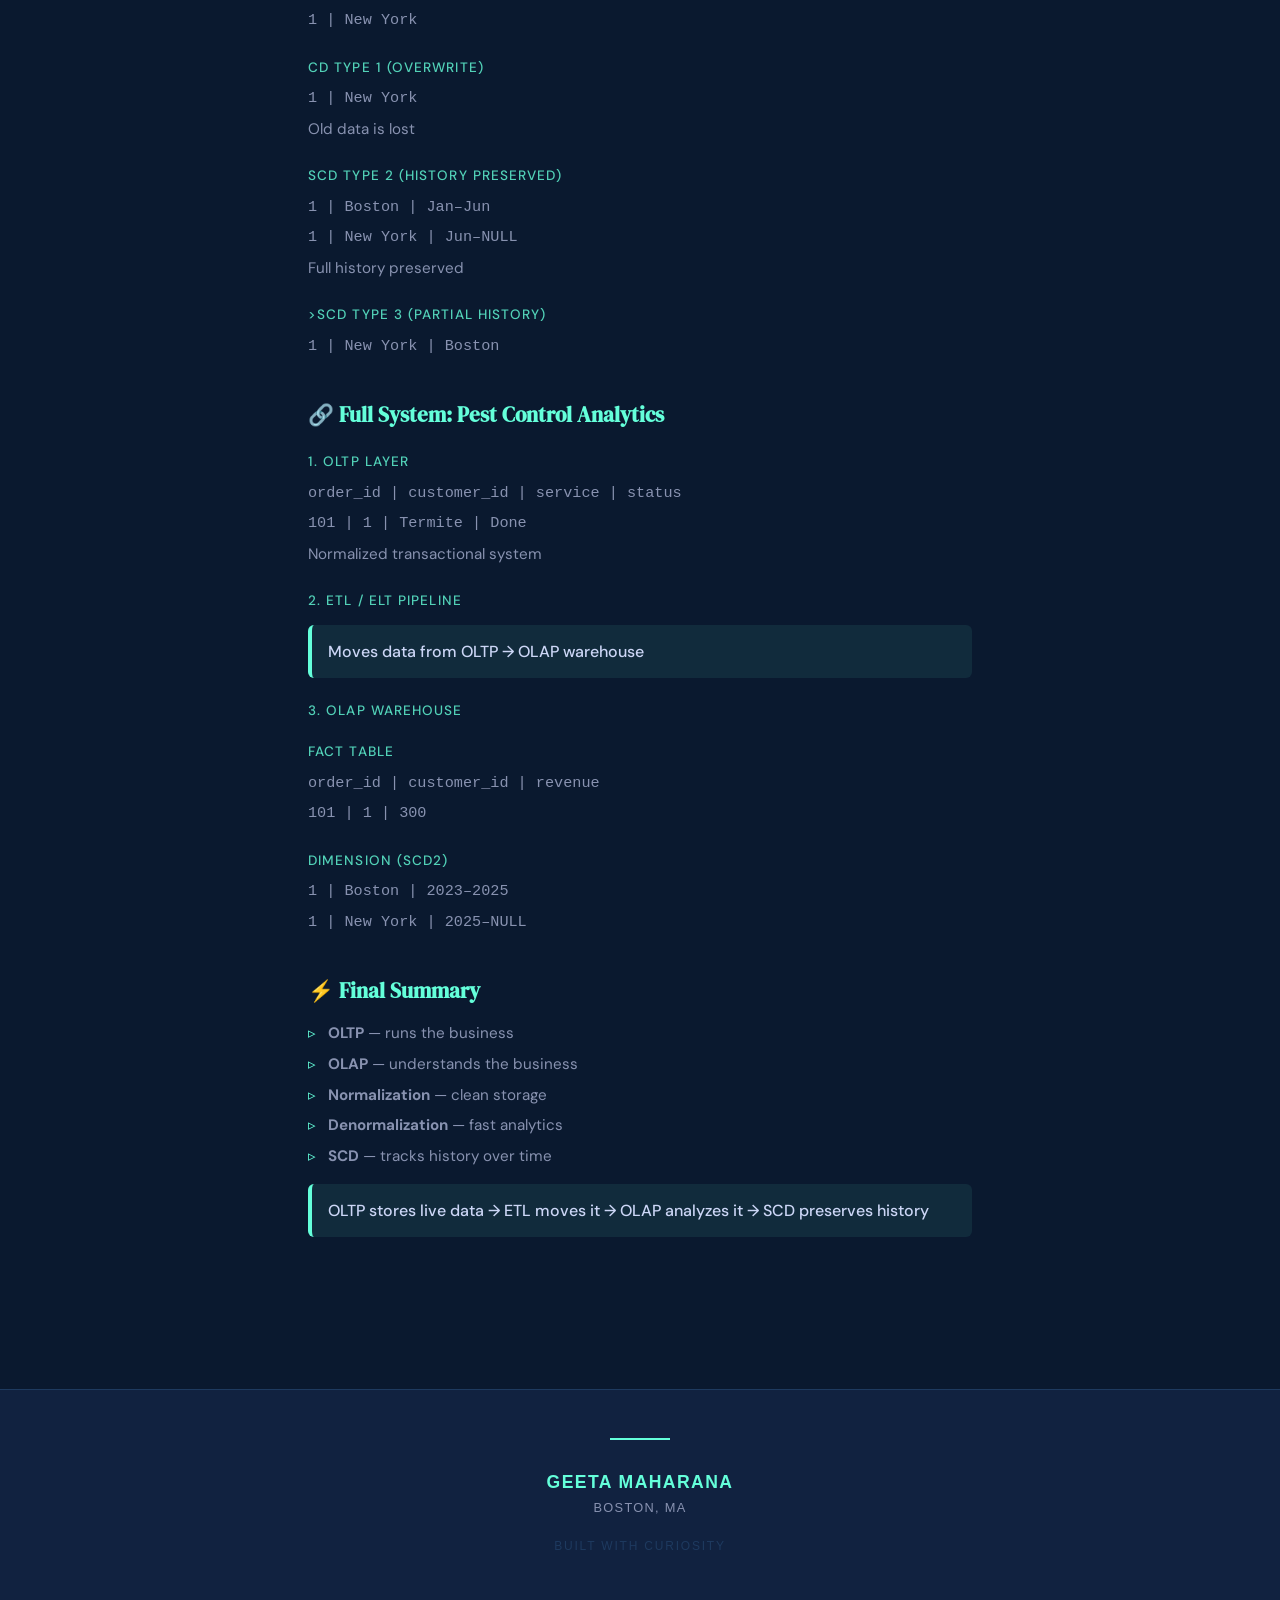
<file: oltp-olap.html>
<!DOCTYPE html>
<html lang="en">
<head>
  <meta charset="UTF-8">
  <meta name="viewport" content="width=device-width, initial-scale=1.0">
  <title>OLTP vs OLAP | Data Engineering</title>
  <link rel="stylesheet" href="style.css">
</head>

<body>

<nav>
  <a class="nav-logo" href="portfolio.html">GM</a>

  <ul class="nav-links">
    <li><a href="portfolio.html">Home</a></li>
    <li><a href="skills.html" class="active">Skills</a></li>
  </ul>
</nav>

<div class="detail-container">

  <div class="breadcrumb">
    <a href="skills.html">Skills</a>
    &nbsp;/&nbsp;
    Data Engineering
    &nbsp;/&nbsp;
    OLTP vs OLAP
  </div>

  <h1>OLTP vs OLAP, Normalization & SCD</h1>
  <span class="detail-tag">Core Data Engineering Concepts</span>

  <!-- ================= OLTP vs OLAP ================= -->
  <div class="detail-section">

    <h2>1. OLTP vs OLAP</h2>

    <h3>OLTP — Running the Business</h3>
    <p>
      OLTP systems handle day-to-day transactions like bookings, updates, and payments.
    </p>

    <div class="schema-card">
      <h3>orders (OLTP table)</h3>
      <p>order_id | customer_id | service | status</p>
      <p>101 | 1 | Termite | Completed</p>
    </div>

    <p><strong>Purpose:</strong> Store and update live business activity</p>

    <h3>OLAP — Understanding the Business</h3>
    <p>
      OLAP systems are used for analytics and reporting.
    </p>

    <ul>
      <li>Revenue by city</li>
      <li>Monthly service trends</li>
      <li>Technician performance</li>
    </ul>

    <p><strong>Purpose:</strong> Analyze business performance</p>

    <div class="grain-box">
      OLTP captures data → OLAP analyzes data
    </div>

  </div>

  <!-- ================= NORMALIZATION ================= -->
  <div class="detail-section">

    <h2>2. Normalization vs Denormalization</h2>

    <h3>Normalization (OLTP)</h3>

    <p>Data is split to avoid duplication and improve integrity.</p>

    <div class="dimension-grid">

      <div class="schema-card">
        <h3>customer</h3>
        <p>1 | John</p>
      </div>

      <div class="schema-card">
        <h3>order</h3>
        <p>101 | 1 | Termite</p>
      </div>

    </div>

    <p><strong>Purpose:</strong> Clean storage, fast updates</p>

    <h3>Denormalization (OLAP)</h3>

    <div class="schema-card">
      <h3>fact_service_order</h3>
      <p>101 | John | Boston | 300</p>
    </div>

    <p><strong>Purpose:</strong> Fast reporting (fewer joins)</p>

    <div class="grain-box">
      Normalize for storage → Denormalize for analytics
    </div>

  </div>

  <!-- ================= SCD ================= -->
  <div class="detail-section">

    <h23. Slowly Changing Dimensions (SCD)</h2>

    <p>Used to track changes in data over time while preserving history.</p>

    <h3>Example: Customer changes city</h3>

    <div class="dimension-grid">

      <div class="schema-card">
        <h3>Before</h3>
        <p>1 | Boston</p>
      </div>

      <div class="schema-card">
        <h3>After</h3>
        <p>1 | New York</p>
      </div>

    </div>

    <h3>CD Type 1 (Overwrite)</h3>

    <div class="schema-card">
      <p>1 | New York</p>
    </div>

    <p>Old data is lost</p>

    <h3>SCD Type 2 (History preserved)</h3>

    <div class="schema-card">
      <p>1 | Boston | Jan–Jun</p>
      <p>1 | New York | Jun–NULL</p>
    </div>

    <p>Full history preserved</p>

    <h3>>SCD Type 3 (Partial history)</h3>

    <div class="schema-card">
      <p>1 | New York | Boston</p>
    </div>

  </div>

  <!-- ================= FULL SYSTEM ================= -->
  <div class="detail-section">

    <h2>🔗 Full System: Pest Control Analytics</h2>

    <h3>1. OLTP Layer</h3>

    <div class="schema-card">
      <p>order_id | customer_id | service | status</p>
      <p>101 | 1 | Termite | Done</p>
    </div>

    <p>Normalized transactional system</p>

    <h3>2. ETL / ELT Pipeline</h3>
    <div class="grain-box">
      Moves data from OLTP → OLAP warehouse
    </div>

    <h3>3. OLAP Warehouse</h3>

    <div class="schema-card">
      <h3>Fact Table</h3>
      <p>order_id | customer_id | revenue</p>
      <p>101 | 1 | 300</p>
    </div>

    <div class="schema-card">
      <h3>Dimension (SCD2)</h3>
      <p>1 | Boston | 2023–2025</p>
      <p>1 | New York | 2025–NULL</p>
    </div>

  </div>

  <!-- ================= SUMMARY ================= -->
  <div class="detail-section">

    <h2>⚡ Final Summary</h2>

    <ul>
      <li><strong>OLTP</strong> — runs the business</li>
      <li><strong>OLAP</strong> — understands the business</li>
      <li><strong>Normalization</strong> — clean storage</li>
      <li><strong>Denormalization</strong> — fast analytics</li>
      <li><strong>SCD</strong> — tracks history over time</li>
    </ul>

    <div class="grain-box">
      OLTP stores live data → ETL moves it → OLAP analyzes it → SCD preserves history
    </div>

  </div>

</div>

<footer>
  <div class="footer-name">Geeta Maharana</div>
  <div class="footer-location">Boston, MA</div>
  <div class="footer-tagline">Built with curiosity</div>
</footer>

</body>
</html>
</file>
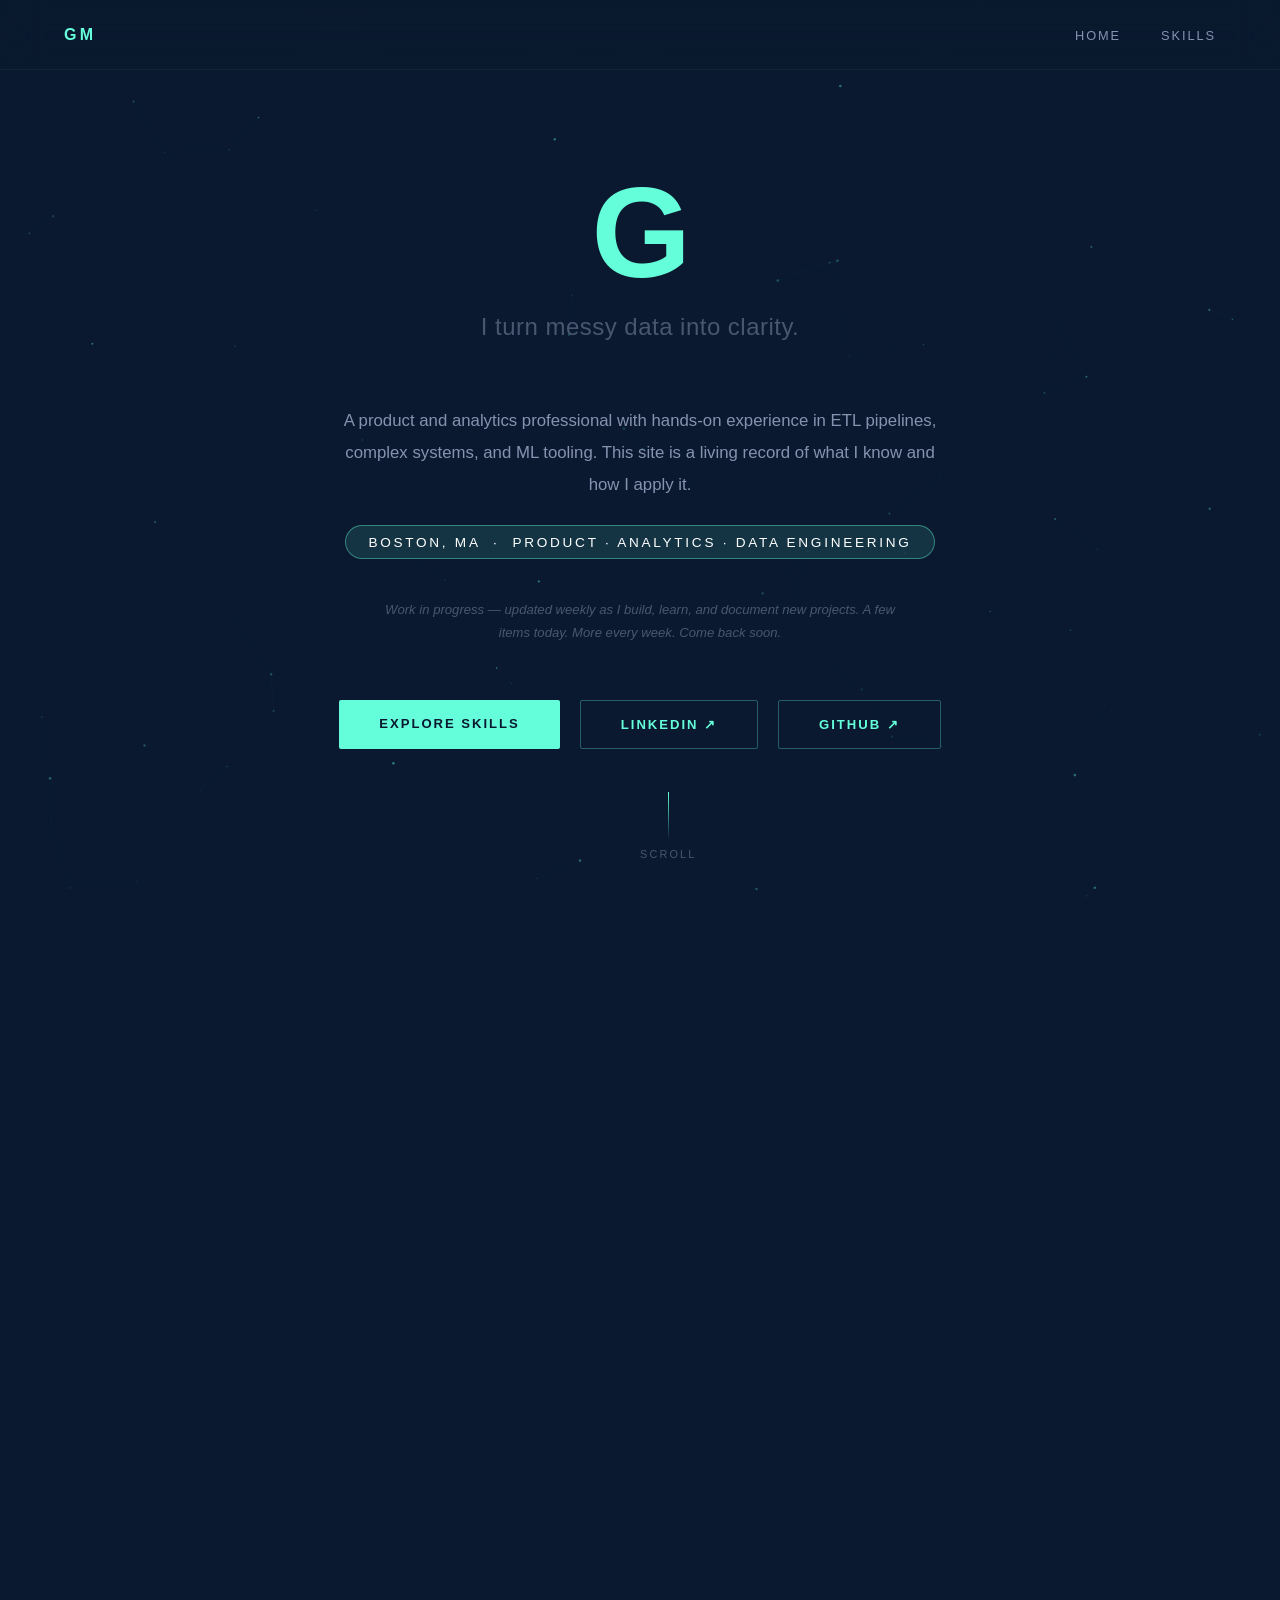
<file: portfolio.html>
<!DOCTYPE html>
<html lang="en">
<head>
  <meta charset="UTF-8" />
  <meta name="viewport" content="width=device-width, initial-scale=1.0"/>
  <title>Geeta Maharana</title>
  <style>
    * { margin: 0; padding: 0; box-sizing: border-box; }

    :root {
      --bg: #0a192f;
      --accent: #64ffda;
      --text: #ccd6f6;
      --muted: #8892b0;
      --dim: #495670;
      --surface: #112240;
      --border: #1e3a5f;
    }

    html, body {
      height: 100%;
      background: var(--bg);
      color: var(--text);
      font-family: 'Trebuchet MS', sans-serif;
      overflow-x: hidden;
    }

    canvas#bg {
      position: fixed;
      inset: 0;
      z-index: 0;
      pointer-events: none;
    }

    /* ── NAV ── */
    nav {
      position: fixed;
      top: 0; left: 0; right: 0;
      z-index: 50;
      display: flex;
      justify-content: space-between;
      align-items: center;
      padding: 1.6rem 4rem;
      background: rgba(10,25,47,0.6);
      backdrop-filter: blur(20px);
      -webkit-backdrop-filter: blur(20px);
      border-bottom: 1px solid rgba(100,255,218,0.06);
    }

    .nav-logo {
      font-size: 1rem;
      font-weight: 700;
      color: var(--accent);
      text-decoration: none;
      letter-spacing: 0.2em;
      text-transform: uppercase;
    }

    .nav-links { list-style: none; display: flex; gap: 2.5rem; }
    .nav-links a {
      text-decoration: none;
      color: var(--muted);
      font-size: 0.8rem;
      letter-spacing: 0.15em;
      text-transform: uppercase;
      transition: color 0.2s;
    }
    .nav-links a:hover { color: var(--accent); }

    /* ── HERO ── */
    .hero {
      position: relative;
      z-index: 1;
      min-height: 100vh;
      display: flex;
      flex-direction: column;
      justify-content: center;
      align-items: center;
      text-align: center;
      padding: 0 2rem;
    }

    .hero-tag {
      font-size: 0.85rem;
      letter-spacing: 0.2em;
      text-transform: uppercase;
      color: #ffffff;
      background: rgba(100,255,218,0.12);
      border: 1px solid rgba(100,255,218,0.4);
      padding: 0.55rem 1.4rem;
      border-radius: 100px;
      margin-bottom: 2.5rem;
      opacity: 0;
      animation: rise 0.8s cubic-bezier(.16,1,.3,1) forwards 0.2s;
    }

    .hero-headline {
      font-size: clamp(3.5rem, 10vw, 8rem);
      font-weight: 700;
      line-height: 1.0;
      letter-spacing: -0.02em;
      color: var(--text);
      margin-bottom: 1rem;
      opacity: 0;
      animation: rise 0.8s cubic-bezier(.16,1,.3,1) forwards 0.4s;
    }

    .hero-headline .accent { color: var(--accent); }

    .hero-sub {
      font-size: clamp(1rem, 2.5vw, 1.5rem);
      color: var(--dim);
      font-weight: 400;
      letter-spacing: 0.02em;
      margin-bottom: 4rem;
      opacity: 0;
      animation: rise 0.8s cubic-bezier(.16,1,.3,1) forwards 0.6s;
    }

    .hero-statement {
      max-width: 600px;
      font-size: 1.05rem;
      line-height: 1.9;
      color: var(--muted);
      margin-bottom: 1.5rem;
      opacity: 0;
      animation: rise 0.8s cubic-bezier(.16,1,.3,1) forwards 0.75s;
    }

    .hero-wip {
      max-width: 520px;
      font-size: 0.82rem;
      line-height: 1.7;
      color: var(--dim);
      font-style: italic;
      margin-bottom: 3.5rem;
      opacity: 0;
      animation: rise 0.8s cubic-bezier(.16,1,.3,1) forwards 0.85s;
    }

    .hero-cta {
      display: flex;
      gap: 1.25rem;
      justify-content: center;
      flex-wrap: wrap;
      opacity: 0;
      animation: rise 0.8s cubic-bezier(.16,1,.3,1) forwards 1s;
    }

    .btn-primary {
      padding: 1rem 2.5rem;
      background: var(--accent);
      color: var(--bg);
      text-decoration: none;
      font-size: 0.82rem;
      font-weight: 700;
      letter-spacing: 0.15em;
      text-transform: uppercase;
      border-radius: 2px;
      transition: opacity 0.2s, transform 0.2s;
      font-family: 'Trebuchet MS', sans-serif;
    }
    .btn-primary:hover { opacity: 0.88; transform: translateY(-2px); }

    .btn-ghost {
      padding: 1rem 2.5rem;
      border: 1px solid rgba(100,255,218,0.3);
      color: var(--accent);
      text-decoration: none;
      font-size: 0.82rem;
      font-weight: 700;
      letter-spacing: 0.15em;
      text-transform: uppercase;
      border-radius: 2px;
      transition: background 0.2s, transform 0.2s;
      font-family: 'Trebuchet MS', sans-serif;
    }
    .btn-ghost:hover { background: rgba(100,255,218,0.06); transform: translateY(-2px); }

    .scroll-hint {
      position: absolute;
      bottom: 2.5rem;
      left: 50%;
      transform: translateX(-50%);
      display: flex;
      flex-direction: column;
      align-items: center;
      gap: 0.5rem;
      color: var(--dim);
      font-size: 0.68rem;
      letter-spacing: 0.2em;
      text-transform: uppercase;
      opacity: 0;
      animation: rise 1s ease forwards 1.4s;
    }

    .scroll-line {
      width: 1px;
      height: 48px;
      background: linear-gradient(to bottom, var(--accent), transparent);
      animation: scrollPulse 2s ease-in-out infinite;
    }

    @keyframes scrollPulse {
      0%, 100% { opacity: 0.3; transform: scaleY(1); }
      50% { opacity: 1; transform: scaleY(1.1); }
    }

    /* ── METRICS ── */
    .metrics {
      position: relative;
      z-index: 1;
      display: grid;
      grid-template-columns: repeat(4, 1fr);
      border-top: 1px solid var(--border);
      border-bottom: 1px solid var(--border);
      background: rgba(17,34,64,0.5);
      backdrop-filter: blur(10px);
    }

    .metric {
      padding: 3rem 2rem;
      text-align: center;
      border-right: 1px solid var(--border);
      opacity: 0;
      animation: rise 0.7s ease forwards;
    }
    .metric:nth-child(1) { animation-delay: 1.1s; }
    .metric:nth-child(2) { animation-delay: 1.2s; }
    .metric:nth-child(3) { animation-delay: 1.3s; }
    .metric:nth-child(4) { animation-delay: 1.4s; border-right: none; }

    .metric-number {
      font-size: 2.8rem;
      font-weight: 700;
      color: var(--accent);
      line-height: 1;
      margin-bottom: 0.5rem;
      display: block;
    }

    .metric-label {
      font-size: 0.68rem;
      letter-spacing: 0.15em;
      text-transform: uppercase;
      color: var(--dim);
    }

    /* ── SKILLS SECTION ── */
    .skills-section {
      position: relative;
      z-index: 1;
      max-width: 860px;
      margin: 0 auto;
      padding: 7rem 2rem;
      opacity: 0;
      animation: rise 0.8s ease forwards 1.5s;
    }

    .section-eyebrow {
      font-size: 0.7rem;
      letter-spacing: 0.3em;
      text-transform: uppercase;
      color: var(--accent);
      margin-bottom: 1.25rem;
    }

    .section-title {
      font-size: clamp(1.8rem, 4vw, 2.8rem);
      font-weight: 700;
      color: var(--text);
      line-height: 1.2;
      margin-bottom: 1.25rem;
    }

    .section-body {
      font-size: 1rem;
      line-height: 1.85;
      color: var(--muted);
      max-width: 620px;
      margin-bottom: 3rem;
    }

    .skill-tags {
      display: flex;
      flex-wrap: wrap;
      gap: 0.6rem;
    }

    .tag {
      padding: 0.55rem 1.1rem;
      border: 1px solid var(--border);
      border-radius: 100px;
      font-size: 0.8rem;
      color: var(--muted);
      letter-spacing: 0.04em;
      transition: all 0.2s;
      cursor: default;
    }

    .tag:hover, .tag.lit {
      border-color: var(--accent);
      color: var(--accent);
      background: rgba(100,255,218,0.05);
    }

    /* ── FOOTER ── */
    footer {
      position: relative;
      z-index: 1;
      font-family: 'Trebuchet MS', sans-serif;
      text-align: center;
      padding: 3.5rem 2rem;
      border-top: 1px solid var(--border);
      background: rgba(17,34,64,0.3);
    }

    footer::before {
      content: '';
      display: block;
      width: 40px;
      height: 2px;
      background: var(--accent);
      margin: 0 auto 2rem;
    }

    .footer-name {
      font-size: 1rem;
      font-weight: 700;
      color: var(--accent);
      letter-spacing: 0.2em;
      text-transform: uppercase;
      margin-bottom: 0.3rem;
    }

    .footer-location {
      font-size: 0.72rem;
      color: var(--dim);
      letter-spacing: 0.15em;
      text-transform: uppercase;
      margin-bottom: 1.75rem;
    }

    .footer-links {
      display: flex;
      justify-content: center;
      gap: 0.75rem;
      flex-wrap: wrap;
      margin-bottom: 1.25rem;
    }

    .footer-links a {
      color: var(--muted);
      text-decoration: none;
      font-size: 0.78rem;
      letter-spacing: 0.08em;
      padding: 0.4rem 1rem;
      border: 1px solid var(--border);
      border-radius: 100px;
      transition: border-color 0.2s, color 0.2s;
    }

    .footer-links a:hover { border-color: var(--accent); color: var(--accent); }

    .footer-contact {
      font-size: 0.78rem;
      color: var(--dim);
      margin-bottom: 0.3rem;
    }

    .footer-contact a {
      color: var(--dim);
      text-decoration: none;
      transition: color 0.2s;
    }
    .footer-contact a:hover { color: var(--accent); }

    .footer-tagline {
      font-size: 0.65rem;
      color: var(--border);
      letter-spacing: 0.25em;
      text-transform: uppercase;
      margin-top: 1.75rem;
    }

    /* ── ANIMATION ── */
    @keyframes rise {
      from { opacity: 0; transform: translateY(30px); }
      to   { opacity: 1; transform: translateY(0); }
    }

    @media (max-width: 640px) {
      nav { padding: 1.2rem 1.5rem; }
      .metrics { grid-template-columns: repeat(2, 1fr); }
      .metric:nth-child(2) { border-right: none; }
      .metric:nth-child(3) { border-right: 1px solid var(--border); }
    }
  </style>
</head>
<body>

  <canvas id="bg"></canvas>

  <nav>
    <a class="nav-logo" href="portfolio.html">GM</a>
    <ul class="nav-links">
      <li><a href="portfolio.html">Home</a></li>
      <li><a href="skills.html">Skills</a></li>
    </ul>
  </nav>

  <!-- HERO -->
  <section class="hero">
<br>
    <h1 class="hero-headline"><span class="accent">G</span></h1>
    <p class="hero-sub">I turn messy data into clarity.</p>    
    <p class="hero-statement">
      A product and analytics professional with hands-on experience in ETL pipelines,
      complex systems, and ML tooling. This site is a living record of what I know and how I apply it.
    </p>

        <div class="hero-tag">Boston, MA &nbsp;·&nbsp; Product · Analytics · Data Engineering</div>

    <p class="hero-wip">
      Work in progress — updated weekly as I build, learn, and document new projects.
      A few items today. More every week. Come back soon.
    </p>

    <div class="hero-cta">
      <a href="skills.html" class="btn-primary">Explore Skills</a>
      <a href="https://www.linkedin.com/in/geetabhimsenmaharana/?skipRedirect=true" target="_blank" class="btn-ghost">LinkedIn ↗</a>
      <a href="https://github.com/geetabhimsenmaharana" target="_blank" class="btn-ghost">GitHub ↗</a>
    </div>
    <div class="scroll-hint">
      <div class="scroll-line"></div>
      Scroll
    </div>
  </section>

  <!-- METRICS -->
  <div class="metrics">
    <div class="metric">
      <span class="metric-number">120+</span>
      <span class="metric-label">Files Automated</span>
    </div>
    <div class="metric">
      <span class="metric-number">50%</span>
      <span class="metric-label">Manual Effort Reduced</span>
    </div>
    <div class="metric">
      <span class="metric-number">~100%</span>
      <span class="metric-label">Processing Accuracy</span>
    </div>
    <div class="metric">
      <span class="metric-number">3+</span>
      <span class="metric-label">Domains of Expertise</span>
    </div>
  </div>

  <!-- SKILLS -->
  <section class="skills-section">
    <div class="section-eyebrow">My Top Skills</div>
    <h2 class="section-title">I take messy data and automate it —<br>efficiently, reliably, at scale.</h2>
    <p class="section-body">
      From raw, inconsistent spreadsheets to clean, automated pipelines — I build systems that eliminate
      manual effort and deliver trusted data. My toolkit spans automation, engineering, and analytics.
    </p>
    <div class="skill-tags">
      <span class="tag lit">ETL Pipelines</span>
      <span class="tag lit">Python</span>
      <span class="tag lit">SQL</span>
      <span class="tag lit">VBA Macros</span>
      <span class="tag lit">UiPath</span>
      <span class="tag">Google Apps Script</span>
      <span class="tag">Process Automation</span>
      <span class="tag">Machine Learning</span>
      <span class="tag">Data Analytics</span>
      <span class="tag">AWS S3</span>
      <span class="tag">DynamoDB</span>
      <span class="tag">PostgreSQL</span>
      <span class="tag">Batch Processing</span>
      <span class="tag">Data Validation</span>
      <span class="tag">Product Management</span>
    </div>
  </section>

  <!-- FOOTER -->
  <footer>
    <div class="footer-name">Geeta Maharana</div>
    <div class="footer-location">Boston, MA</div>
    <div class="footer-links">
      <a href="https://www.linkedin.com/in/geetabhimsenmaharana/?skipRedirect=true" target="_blank">LinkedIn</a>
      <a href="https://github.com/geetabhimsenmaharana" target="_blank">GitHub</a>
      <a href="mailto:maharana.g@northeastern.edu">Email</a>
    </div>
    <div class="footer-contact">
      <a href="mailto:maharana.g@northeastern.edu">maharana.g@northeastern.edu</a>
      &nbsp;·&nbsp;
      <a href="tel:+18574215866">+1 857-421-5866</a>
    </div>
    <div class="footer-name">Built with curiosity</div>


  </footer>

  <script>
    const canvas = document.getElementById('bg');
    const ctx = canvas.getContext('2d');
    let pts = [];

    function resize() {
      canvas.width = window.innerWidth;
      canvas.height = window.innerHeight;
    }

    function init() {
      pts = [];
      const n = Math.floor((canvas.width * canvas.height) / 15000);
      for (let i = 0; i < n; i++) {
        pts.push({
          x: Math.random() * canvas.width,
          y: Math.random() * canvas.height,
          vx: (Math.random() - 0.5) * 0.25,
          vy: (Math.random() - 0.5) * 0.25,
          r: Math.random() * 1 + 0.4,
          o: Math.random() * 0.35 + 0.05
        });
      }
    }

    function tick() {
      ctx.clearRect(0, 0, canvas.width, canvas.height);
      for (let i = 0; i < pts.length; i++) {
        const p = pts[i];
        p.x += p.vx; p.y += p.vy;
        if (p.x < 0 || p.x > canvas.width) p.vx *= -1;
        if (p.y < 0 || p.y > canvas.height) p.vy *= -1;
        ctx.beginPath();
        ctx.arc(p.x, p.y, p.r, 0, Math.PI * 2);
        ctx.fillStyle = `rgba(100,255,218,${p.o})`;
        ctx.fill();
        for (let j = i + 1; j < pts.length; j++) {
          const q = pts[j];
          const dx = p.x - q.x, dy = p.y - q.y;
          const d = Math.sqrt(dx*dx + dy*dy);
          if (d < 120) {
            ctx.beginPath();
            ctx.moveTo(p.x, p.y);
            ctx.lineTo(q.x, q.y);
            ctx.strokeStyle = `rgba(100,255,218,${0.07 * (1 - d/120)})`;
            ctx.lineWidth = 0.5;
            ctx.stroke();
          }
        }
      }
      requestAnimationFrame(tick);
    }

    resize(); init(); tick();
    window.addEventListener('resize', () => { resize(); init(); });
  </script>

</body>
</html>
</file>
<file: style.css>
@import url('https://fonts.googleapis.com/css2?family=DM+Serif+Display&family=DM+Sans:wght@300;400;500&display=swap');

:root {
  --bg: #0a192f;
  --surface: #112240;
  --text: #ccd6f6;
  --muted: #8892b0;
  --accent: #64ffda;
  --accent-light: rgba(100, 255, 218, 0.1);
  --border: #1e3a5f;
  --hover: #172a45;
}

* {
  margin: 0;
  padding: 0;
  box-sizing: border-box;
}

body {
  font-family: 'DM Sans', sans-serif;
  background-color: var(--bg);
  color: var(--text);
  min-height: 100vh;
}

/* NAV */
nav {
  display: flex;
  justify-content: space-between;
  align-items: center;
  padding: 1.5rem 3rem;
  border-bottom: 1px solid var(--border);
  background: var(--bg);
  position: sticky;
  top: 0;
  z-index: 100;
}

.nav-logo {
  font-family: 'DM Serif Display', serif;
  font-size: 1.3rem;
  color: var(--accent);
  text-decoration: none;
}

.nav-links {
  display: flex;
  gap: 2rem;
  list-style: none;
}

.nav-links a {
  text-decoration: none;
  color: var(--muted);
  font-size: 0.9rem;
  font-weight: 500;
  letter-spacing: 0.04em;
  transition: color 0.2s;
}

.nav-links a:hover,
.nav-links a.active {
  color: var(--accent);
}

/* HERO */
.hero {
  padding: 6rem 3rem 4rem;
  max-width: 700px;
  margin: 0 auto;
  text-align: center;
}

.hero h1 {
  font-family: 'DM Serif Display', serif;
  font-size: clamp(2.5rem, 5vw, 4rem);
  line-height: 1.15;
  margin-bottom: 1.5rem;
}

.hero p {
  font-size: 1.1rem;
  color: var(--muted);
  line-height: 1.7;
  margin-bottom: 2rem;
}

.btn {
  display: inline-block;
  padding: 0.8rem 2rem;
  background: transparent;
  color: var(--accent);
  border: 1px solid var(--accent);
  text-decoration: none;
  border-radius: 4px;
  font-weight: 500;
  font-size: 0.95rem;
  transition: background 0.2s, transform 0.2s;
}

.btn:hover {
  background: var(--accent-light);
  transform: translateY(-1px);
}

/* TAGLINE STRIP */
.tagline-strip {
  background: var(--accent-light);
  color: var(--accent);
  text-align: center;
  padding: 0.75rem;
  font-size: 0.85rem;
  letter-spacing: 0.1em;
  font-weight: 500;
  border-bottom: 1px solid var(--border);
}

/* SKILLS PAGE */
.page-header {
  padding: 4rem 3rem 2rem;
  max-width: 900px;
  margin: 0 auto;
}

.page-header h1 {
  font-family: 'DM Serif Display', serif;
  font-size: 2.5rem;
  margin-bottom: 0.75rem;
}

.page-header p {
  color: var(--muted);
  font-size: 1rem;
  line-height: 1.6;
}

/* CATEGORY SECTION */
.skills-container {
  max-width: 900px;
  margin: 0 auto;
  padding: 1rem 3rem 4rem;
}

.category-block {
  margin-bottom: 3rem;
}

.category-label {
  font-size: 0.75rem;
  font-weight: 500;
  letter-spacing: 0.12em;
  text-transform: uppercase;
  color: var(--accent);
  margin-bottom: 1rem;
  padding-bottom: 0.5rem;
  border-bottom: 1px solid var(--border);
}

.skill-grid {
  display: grid;
  grid-template-columns: repeat(auto-fill, minmax(180px, 1fr));
  gap: 1rem;
}

.skill-card {
  background: var(--surface);
  border: 1px solid var(--border);
  border-radius: 8px;
  padding: 1.5rem 1.25rem;
  cursor: pointer;
  text-decoration: none;
  color: var(--text);
  transition: border-color 0.2s, box-shadow 0.2s, transform 0.2s;
  display: block;
}

.skill-card:hover {
  border-color: var(--accent);
  box-shadow: 0 4px 16px rgba(100, 255, 218, 0.1);
  transform: translateY(-2px);
}

.skill-card .skill-icon {
  font-size: 1.5rem;
  margin-bottom: 0.75rem;
}

.skill-card .skill-name {
  font-weight: 500;
  font-size: 0.95rem;
  margin-bottom: 0.25rem;
}

.skill-card .skill-desc {
  font-size: 0.8rem;
  color: var(--muted);
}

/* DETAIL PAGE */
.detail-container {
  max-width: 760px;
  margin: 0 auto;
  padding: 3rem;
}

.breadcrumb {
  font-size: 0.8rem;
  color: var(--muted);
  margin-bottom: 2rem;
}

.breadcrumb a {
  color: var(--accent);
  text-decoration: none;
}

.detail-container h1 {
  font-family: 'DM Serif Display', serif;
  font-size: 2.2rem;
  margin-bottom: 0.5rem;
}

.detail-tag {
  display: inline-block;
  background: var(--accent-light);
  color: var(--accent);
  font-size: 0.75rem;
  font-weight: 500;
  padding: 0.3rem 0.75rem;
  border-radius: 20px;
  margin-bottom: 2rem;
  letter-spacing: 0.05em;
}

.detail-section {
  margin-bottom: 2.5rem;
}

.detail-section h2 {
  font-family: 'DM Serif Display', serif;
  font-size: 1.3rem;
  margin-bottom: 1rem;
  color: var(--accent);
}

.detail-section p {
  color: var(--muted);
  line-height: 1.8;
  font-size: 0.95rem;
}

/* ETL DIAGRAM */
.etl-diagram {
  display: flex;
  align-items: center;
  gap: 0.5rem;
  margin: 2rem 0;
  flex-wrap: wrap;
}

.etl-step {
  background: var(--surface);
  border: 1px solid var(--border);
  border-radius: 8px;
  padding: 1rem 1.5rem;
  text-align: center;
  flex: 1;
  min-width: 120px;
}

.etl-step .step-label {
  font-size: 0.7rem;
  letter-spacing: 0.1em;
  text-transform: uppercase;
  color: var(--muted);
  margin-bottom: 0.3rem;
}

.etl-step .step-name {
  font-weight: 500;
  font-size: 1rem;
}

.etl-arrow {
  color: var(--accent);
  font-size: 1.5rem;
  font-weight: 300;
}

.example-box {
  background: #020c1b;
  color: #ccd6f6;
  border: 1px solid var(--border);
  border-radius: 8px;
  padding: 1.5rem;
  font-family: 'Courier New', monospace;
  font-size: 0.85rem;
  line-height: 1.7;
  overflow-x: auto;
}

.example-box .comment {
  color: #64ffda;
}

/* DETAIL SUB-HEADINGS & LISTS */
.detail-section h3 {
  font-size: 0.85rem;
  font-weight: 500;
  letter-spacing: 0.08em;
  text-transform: uppercase;
  color: var(--accent);
  margin-top: 1.75rem;
  margin-bottom: 0.6rem;
  opacity: 0.8;
}

.detail-section ul {
  list-style: none;
  padding: 0;
  margin: 0.5rem 0 1rem 0;
}

.detail-section ul li {
  position: relative;
  padding-left: 1.25rem;
  margin-bottom: 0.4rem;
  color: var(--muted);
  font-size: 0.95rem;
  line-height: 1.6;
}

.detail-section ul li::before {
  content: '▹';
  position: absolute;
  left: 0;
  color: var(--accent);
}

/* MAPPING TABLE */
.mapping-table {
  display: flex;
  align-items: center;
  gap: 1rem;
  margin: 1rem 0 1.5rem 0;
  background: var(--surface);
  border: 1px solid var(--border);
  border-radius: 8px;
  padding: 1.25rem 1.5rem;
}

.mapping-source, .mapping-target {
  display: flex;
  flex-direction: column;
  gap: 0.4rem;
  font-size: 0.9rem;
  color: var(--muted);
}

.mapping-label {
  font-size: 0.7rem;
  text-transform: uppercase;
  letter-spacing: 0.1em;
  color: var(--accent);
  margin-bottom: 0.25rem;
  font-weight: 500;
}

.mapping-arrow {
  color: var(--accent);
  font-size: 1.5rem;
  padding: 0 0.5rem;
}

/* FOOTER */
footer {
  font-family: 'Trebuchet MS', sans-serif;
  text-align: center;
  padding: 3rem 2rem;
  margin-top: 4rem;
  border-top: 1px solid var(--border);
  background: var(--surface);
  position: relative;
}

footer::before {
  content: '';
  display: block;
  width: 60px;
  height: 2px;
  background: var(--accent);
  margin: 0 auto 2rem auto;
}

footer .footer-name {
  font-size: 1.1rem;
  font-weight: 700;
  color: var(--accent);
  letter-spacing: 0.08em;
  text-transform: uppercase;
  margin-bottom: 0.4rem;
}

footer .footer-location {
  font-size: 0.8rem;
  color: var(--muted);
  letter-spacing: 0.1em;
  text-transform: uppercase;
  margin-bottom: 1.5rem;
}

footer .footer-links {
  display: flex;
  justify-content: center;
  gap: 1.5rem;
  flex-wrap: wrap;
  margin-bottom: 1.25rem;
}

footer .footer-links a {
  color: var(--text);
  text-decoration: none;
  font-size: 0.85rem;
  letter-spacing: 0.05em;
  padding: 0.4rem 0.9rem;
  border: 1px solid var(--border);
  border-radius: 20px;
  transition: border-color 0.2s, color 0.2s;
}

footer .footer-links a:hover {
  border-color: var(--accent);
  color: var(--accent);
}

footer .footer-contact {
  font-size: 0.82rem;
  color: var(--muted);
  margin-bottom: 0.4rem;
}

footer .footer-contact a {
  color: var(--muted);
  text-decoration: none;
  transition: color 0.2s;
}

footer .footer-contact a:hover {
  color: var(--accent);
}

footer .footer-tagline {
  font-size: 0.75rem;
  color: var(--border);
  letter-spacing: 0.15em;
  text-transform: uppercase;
  margin-top: 1.5rem;
}

/* =========================
   ENTRY PAGE (NEW INDEX UI)
========================= */

.entry {
  min-height: 100vh;
  display: flex;
  align-items: center;
  justify-content: center;
  padding: 2rem;
  background: radial-gradient(
    circle at top,
    rgba(100,255,218,0.06),
    transparent 60%
  );
}

.entry-card {
  width: 100%;
  max-width: 520px;
  text-align: center;
  padding: 3rem 2.5rem;
  background: rgba(17, 34, 64, 0.65);
  border: 1px solid var(--border);
  border-radius: 14px;
  backdrop-filter: blur(12px);
  box-shadow: 0 30px 80px rgba(0,0,0,0.35);
  transition: transform 0.3s ease, box-shadow 0.3s ease;
}

.entry-card:hover {
  transform: translateY(-4px);
  box-shadow: 0 40px 100px rgba(0,0,0,0.45);
}

/* BRAND */
.brand {
  font-family: 'DM Serif Display', serif;
  color: var(--accent);
  letter-spacing: 0.25em;
  font-size: 0.9rem;
  margin-bottom: 2rem;
}

/* HEADLINE */
.entry-card h1 {
  font-family: 'DM Serif Display', serif;
  font-size: 3rem;
  margin-bottom: 1rem;
}

/* TEXT */
.entry-card p {
  color: var(--muted);
  line-height: 1.7;
  margin-bottom: 0.5rem;
}

.hint {
  font-size: 0.9rem;
  opacity: 0.8;
  margin-bottom: 2rem;
}

/* INPUT */
.input {
  width: 100%;
  padding: 14px;
  margin-top: 1.5rem;
  border-radius: 10px;
  border: 1px solid var(--border);
  background: var(--bg);
  color: var(--text);
  outline: none;
  transition: 0.2s ease;
}

.input:focus {
  border-color: var(--accent);
  box-shadow: 0 0 0 3px rgba(100,255,218,0.08);
}

/* BUTTONS */
.buttons {
  display: flex;
  gap: 12px;
  margin-top: 1.2rem;
}

.primary,
.secondary {
  flex: 1;
  padding: 12px;
  border-radius: 10px;
  cursor: pointer;
  font-weight: 600;
  font-size: 0.85rem;
  letter-spacing: 0.05em;
  transition: all 0.2s ease;
}

/* PRIMARY BUTTON */
.primary {
  background: var(--accent);
  color: var(--bg);
  border: none;
}

.primary:hover {
  transform: translateY(-2px);
  opacity: 0.9;
}

/* SECONDARY BUTTON */
.secondary {
  background: transparent;
  border: 1px solid var(--border);
  color: var(--text);
}

.secondary:hover {
  border-color: var(--accent);
  color: var(--accent);
  background: rgba(100,255,218,0.05);
}

/* STATUS TEXT */
.status {
  margin-top: 1rem;
  font-size: 0.85rem;
  color: var(--muted);
}

/* ANIMATION (keep your existing fade classes) */
.fade1, .fade2, .fade3 {
  opacity: 0;
  transform: translateY(10px);
  animation: fadeUp 0.8s forwards;
}

.fade1 { animation-delay: 0.3s; }
.fade2 { animation-delay: 0.7s; }
.fade3 { animation-delay: 1.1s; }

@keyframes fadeUp {
  to {
    opacity: 1;
    transform: translateY(0);
  }
}

.etl-image {
  width: 100%;
  max-width: 800px;
  display: block;
  margin: 2rem auto;
  border-radius: 10px;
  border: 1px solid var(--border);
  box-shadow: 0 10px 30px rgba(0,0,0,0.3);
}
.etl-image:hover {
  transform: scale(1.01);
  transition: 0.2s ease;
}

/* =========================
   OLTP vs OLAP PAGE ENHANCEMENTS
========================= */

.schema-card p {
  margin: 0.2rem 0;
  color: var(--muted);
  font-family: "Courier New", monospace;
}

.grain-box {
  background: rgba(100, 255, 218, 0.08);
  border-left: 4px solid var(--accent);
  padding: 1rem;
  border-radius: 6px;
  margin: 1rem 0;
  color: var(--text);
  font-weight: 500;
}

.detail-section h3 {
  margin-top: 1.5rem;
}
</file>
